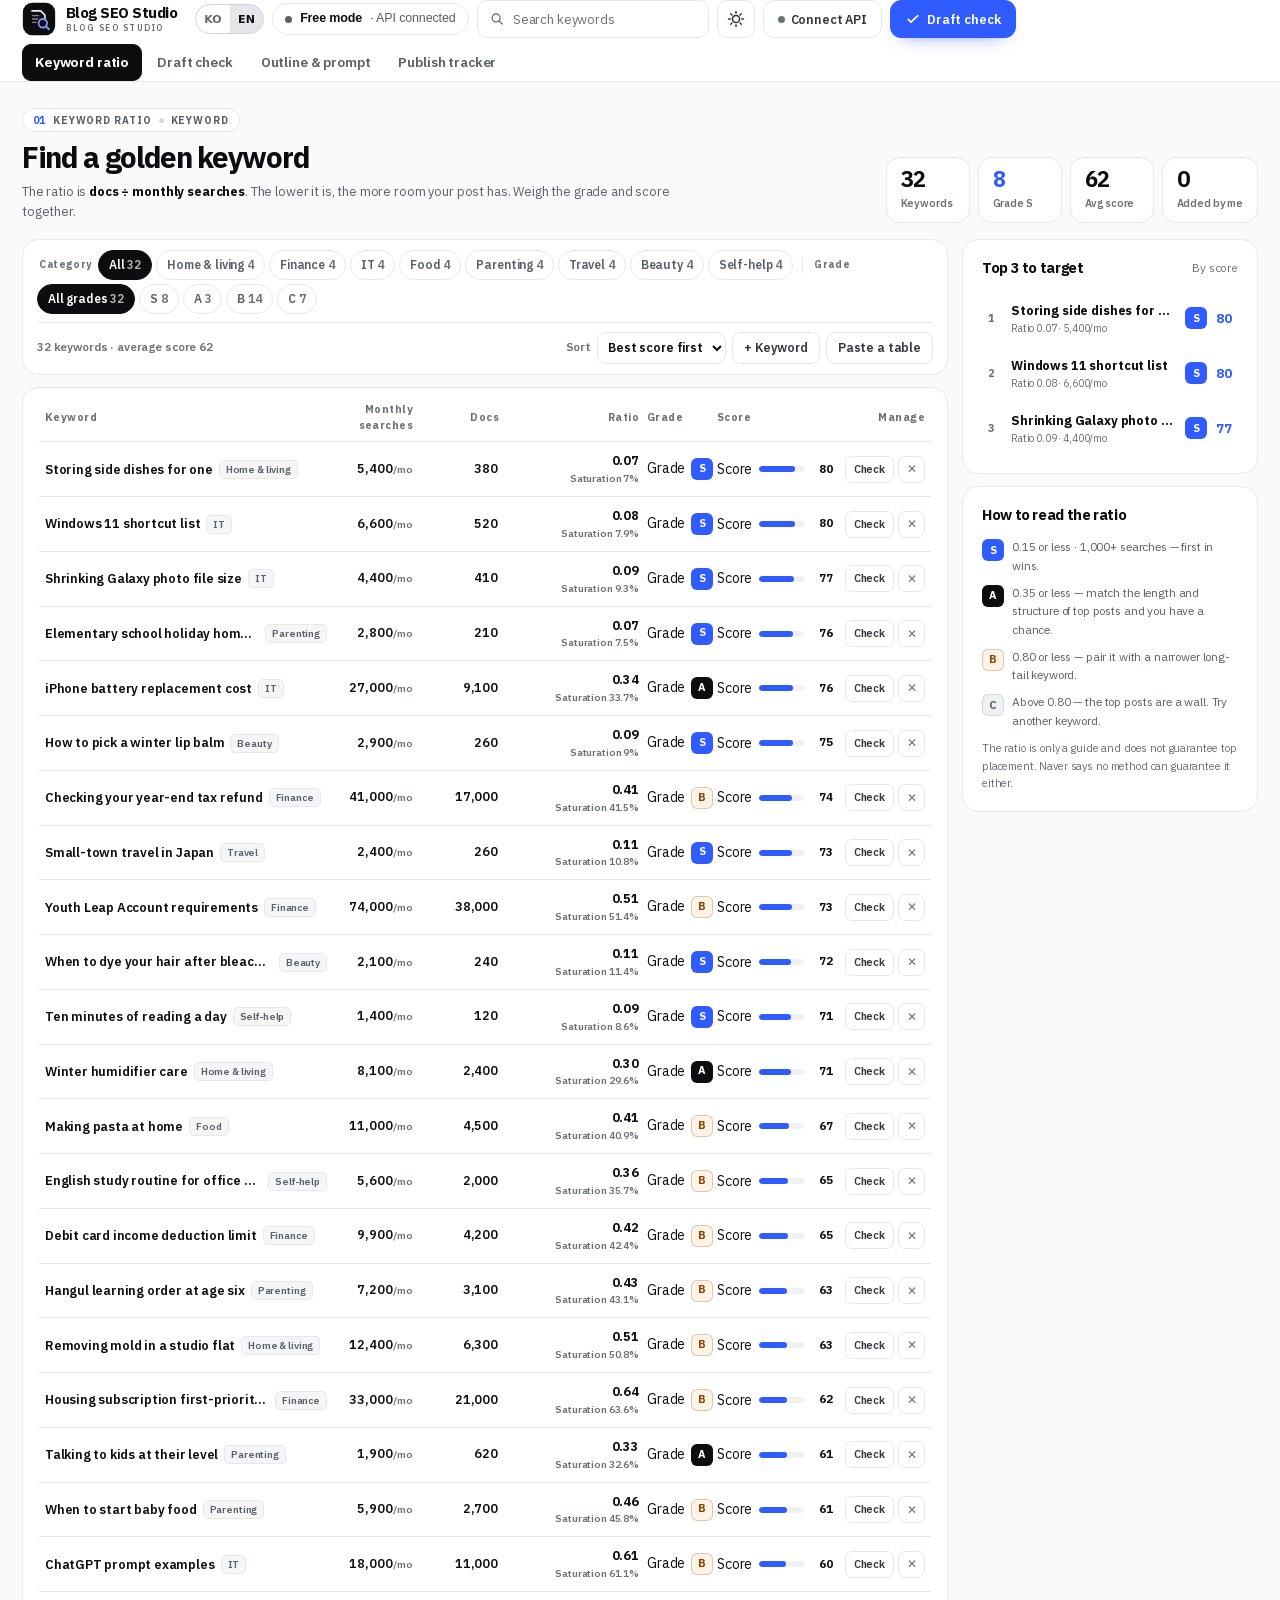
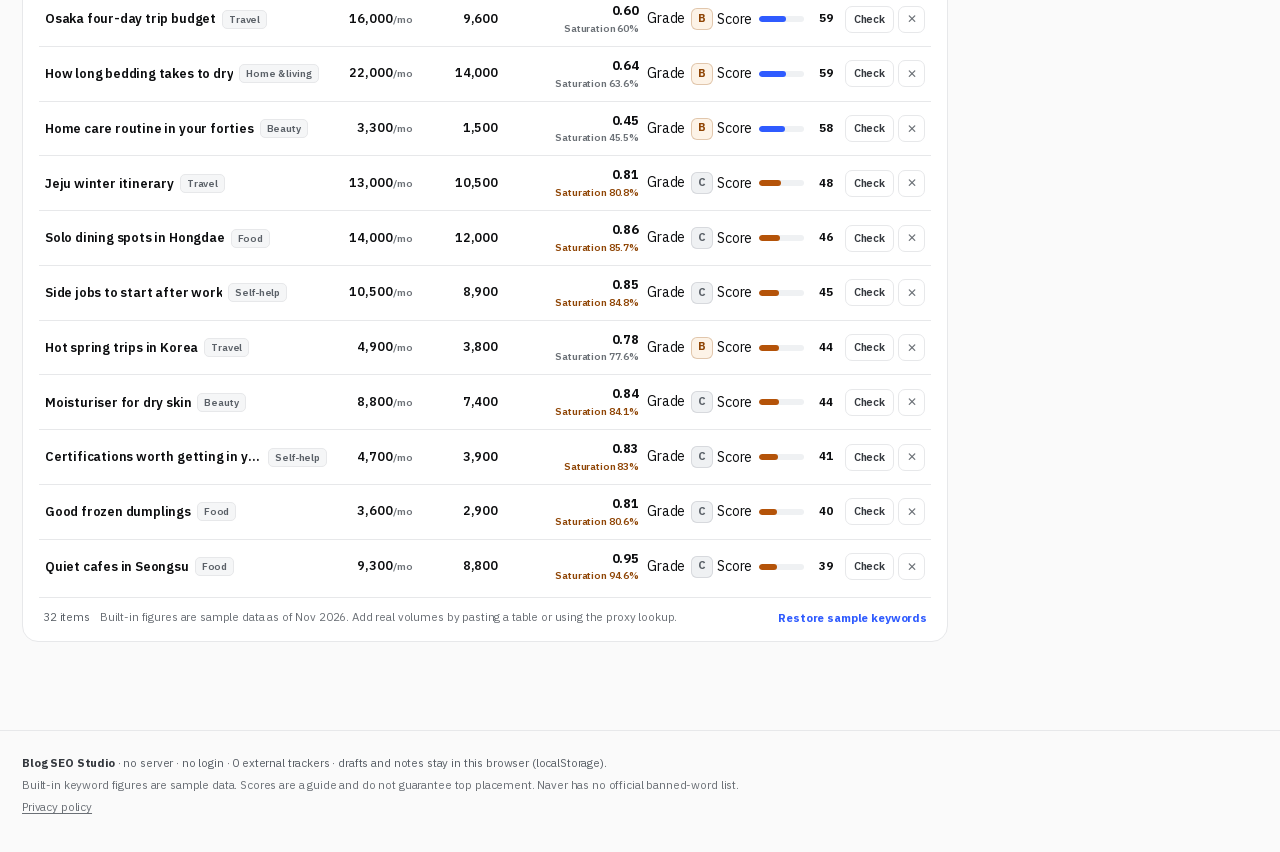
<file: index.html>
<!DOCTYPE html>
<html lang="ko" data-theme="light">
<head>
<meta charset="utf-8" />
<meta name="viewport" content="width=device-width, initial-scale=1, viewport-fit=cover" />
<title>블로그 SEO 스튜디오 — 키워드 황금률 · 원고 진단 · 프롬프트 · 순위 트래커</title>
<meta name="description" content="네이버 블로그 키워드 경쟁률과 황금 등급을 계산하고, 발행 전 원고를 100점으로 진단합니다. 제목·본문·키워드 반복·금지 표현·AI 번역체까지 한 화면에서. 서버 없이 브라우저에만 저장됩니다." />
<meta name="theme-color" content="#ffffff" />
<meta name="color-scheme" content="light dark" />
<link rel="icon" href="favicon.svg" type="image/svg+xml" />
<link rel="stylesheet" href="styles.css" />
<script src="i18n-strings.js"></script>
<script src="engines/i18n.js"></script>

</head>
<body data-tab="keywords">
<a class="skip-link" href="#main">본문으로 바로가기</a>

<header class="topbar">
  <div class="topbar-inner">
    <a class="brand" href="#" data-action="go-keywords" aria-label="블로그 SEO 스튜디오 홈">
      <span class="brand-mark" aria-hidden="true">
        <svg viewBox="0 0 40 40" width="34" height="34">
          <rect x="1" y="1" width="38" height="38" rx="11" fill="#0C0D0F" />
          <path d="M11 10.5h11l5 5v6" fill="none" stroke="#fff" stroke-opacity=".92" stroke-width="1.9" stroke-linejoin="round" />
          <path d="M12.5 16h7M12.5 20h6M12.5 24h4" stroke="#fff" stroke-opacity=".5" stroke-width="1.7" stroke-linecap="round" />
          <circle cx="24.5" cy="25" r="5" fill="none" stroke="#7D97FF" stroke-width="2.1" />
          <path d="M28.2 28.7l3.4 3.4" stroke="#7D97FF" stroke-width="2.4" stroke-linecap="round" />
        </svg>
      </span>
      <span class="brand-text">
        <strong>블로그 SEO 스튜디오</strong>
        <small>BLOG SEO STUDIO</small>
      </span>
    </a>

    <nav class="tabs" role="tablist" aria-label="주요 화면">
      <button class="tab is-active" role="tab" aria-selected="true" data-tab="keywords" aria-controls="view-keywords">키워드 황금률</button>
      <button class="tab" role="tab" aria-selected="false" data-tab="diagnose" aria-controls="view-diagnose">원고 진단<span class="tab-dot" id="diagDot" hidden></span></button>
      <button class="tab" role="tab" aria-selected="false" data-tab="builder" aria-controls="view-builder">구조·프롬프트</button>
      <button class="tab" role="tab" aria-selected="false" data-tab="tracker" aria-controls="view-tracker">발행 트래커<span class="tab-count" id="draftCount" hidden>0</span></button>
    </nav>

    <div class="top-actions">
      <span class="pro-badge-slot" id="proBadge"></span>
      <label class="search" for="searchInput">
        <svg viewBox="0 0 20 20" width="16" height="16" aria-hidden="true"><circle cx="8.5" cy="8.5" r="5.5" fill="none" stroke="currentColor" stroke-width="1.8"/><path d="M12.8 12.8L17 17" stroke="currentColor" stroke-width="1.8" stroke-linecap="round"/></svg>
        <input id="searchInput" type="search" placeholder="키워드 검색" autocomplete="off" spellcheck="false" />
        <button type="button" class="search-clear" data-action="clear-search" aria-label="검색어 지우기" hidden>✕</button>
      </label>
      <button type="button" class="icon-btn" data-action="toggle-theme" aria-label="다크 모드로 전환" title="라이트/다크">
        <svg class="ico-sun" viewBox="0 0 20 20" width="18" height="18" aria-hidden="true"><circle cx="10" cy="10" r="4" fill="none" stroke="currentColor" stroke-width="1.7"/><path d="M10 1.6v2M10 16.4v2M1.6 10h2M16.4 10h2M4.1 4.1l1.4 1.4M14.5 14.5l1.4 1.4M15.9 4.1l-1.4 1.4M5.5 14.5l-1.4 1.4" stroke="currentColor" stroke-width="1.6" stroke-linecap="round"/></svg>
        <svg class="ico-moon" viewBox="0 0 20 20" width="18" height="18" aria-hidden="true"><path d="M16.5 12.4A7 7 0 0 1 7.6 3.5a7 7 0 1 0 8.9 8.9z" fill="none" stroke="currentColor" stroke-width="1.7" stroke-linejoin="round"/></svg>
      </button>
      <button type="button" class="btn btn-ghost api-btn" data-action="open-settings" id="apiButton" title="프록시 API 연결 (선택)">
        <span class="status-dot" id="apiDot" aria-hidden="true"></span>
        <span class="api-full">프록시 연동</span><span class="api-short">API</span>
      </button>
      <button type="button" class="btn btn-primary" data-action="go-diagnose">
        <svg viewBox="0 0 20 20" width="16" height="16" aria-hidden="true"><path d="M4 10.5l3.4 3.4L16 5.8" stroke="currentColor" stroke-width="2.1" fill="none" stroke-linecap="round" stroke-linejoin="round"/></svg>
        원고 진단
      </button>
    </div>
  </div>
</header>

<main id="main" tabindex="-1">

  <!-- ── 1. 키워드 황금률 ─────────────────────────── -->
  <section class="view" id="view-keywords" role="tabpanel" aria-label="키워드 황금률">
    <div class="view-head">
      <div class="view-title">
        <span class="eyebrow"><b>01</b> 키워드 황금률 <i></i> Keyword</span>
        <h1>황금 키워드 찾기</h1>
        <p class="sub">경쟁률은 <b>문서수 ÷ 월 검색수</b>예요. 낮을수록 내 글이 들어갈 자리가 있어요. 등급과 추천도를 함께 보고 고르세요.</p>
      </div>
      <div class="summary" id="kwSummary"></div>
    </div>

    <div class="split">
      <div class="main-col">
        <div class="panel toolbar">
          <div class="chips" id="kwChips" role="group" aria-label="키워드 필터"></div>
          <div class="toolbar-tail">
            <span class="toolbar-note" id="kwVisibleNote"></span>
            <label class="sort" for="kwSort"><span>정렬</span>
              <select id="kwSort">
                <option value="score">추천도 높은 순</option>
                <option value="volume">검색 많은 순</option>
                <option value="docs">문서 적은 순</option>
                <option value="ratio">경쟁률 낮은 순</option>
                <option value="keyword">가나다 순</option>
              </select>
            </label>
            <button type="button" class="btn btn-ghost btn-sm" data-action="open-add-keyword">+ 키워드</button>
            <button type="button" class="btn btn-ghost btn-sm" data-action="open-paste">표 붙여넣기</button>
            <button type="button" class="btn btn-ghost btn-sm" data-action="open-proxy-search" id="proxySearchBtn" hidden>프록시 조회</button>
          </div>
        </div>

        <div class="panel table-panel">
          <div class="kw-table" id="kwTable" role="table" aria-label="키워드 경쟁률 표">
            <div class="kw-row kw-head" role="row">
              <span role="columnheader">키워드</span>
              <span role="columnheader" class="num">월 검색수</span>
              <span role="columnheader" class="num">문서수</span>
              <span role="columnheader" class="num">경쟁률</span>
              <span role="columnheader">등급</span>
              <span role="columnheader">추천도</span>
              <span role="columnheader" class="right">관리</span>
            </div>
            <div id="kwRows"></div>
          </div>
          <div class="empty" id="kwEmpty" hidden>
            <p><strong>조건에 맞는 키워드가 없습니다.</strong></p>
            <p class="muted">필터를 풀거나 키워드를 직접 추가해 보세요.</p>
            <button class="btn btn-ghost" data-action="reset-kw-filters">필터 초기화</button>
          </div>
          <div class="table-foot">
            <span id="kwCount">0개</span>
            <span class="muted" id="kwFootNote">내장 수치는 2026-11 기준 예시 데이터예요. 실제 검색량은 표 붙여넣기·프록시로 넣으세요.</span>
            <button class="link-btn" data-action="reset-demo">예시 키워드 복원</button>
          </div>
        </div>
      </div>

      <aside class="side-col">
        <div class="panel">
          <div class="panel-head"><h2>지금 노려볼 3개</h2><span class="muted">추천도 기준</span></div>
          <div id="kwTop3" class="top3"></div>
        </div>
        <div class="panel legend">
          <div class="panel-head"><h2>경쟁률 읽는 법</h2></div>
          <ul class="tips">
            <li><span class="badge grade s">S</span> 경쟁률 0.15 이하 · 검색 1,000 이상 — 먼저 쓰면 유리해요.</li>
            <li><span class="badge grade a">A</span> 0.35 이하 — 상위 글의 글자수·구성을 맞추면 승산 있어요.</li>
            <li><span class="badge grade b">B</span> 0.80 이하 — 주제를 더 좁힌 롱테일을 함께 노리세요.</li>
            <li><span class="badge grade c">C</span> 0.80 초과 — 상위 글의 벽이 두꺼워요. 다른 키워드가 나아요.</li>
          </ul>
          <p class="foot-note">경쟁률은 참고 지표일 뿐, 상위노출을 보장하지 않아요. 네이버도 보장하는 방법은 없다고 안내합니다.</p>
        </div>
      </aside>
    </div>
  </section>

  <!-- ── 2. 원고 진단 ────────────────────────────── -->
  <section class="view" id="view-diagnose" role="tabpanel" aria-label="실시간 원고 진단" hidden>
    <div class="view-head">
      <div class="view-title">
        <span class="eyebrow"><b>02</b> 원고 진단 <i></i> Diagnose</span>
        <h1>실시간 원고 진단</h1>
        <p class="sub">입력하는 순간 점수가 바뀝니다. 90점 이상이면 발행 준비 완료, 75점은 조금만 다듬으면 돼요.</p>
      </div>
      <div class="view-actions">
        <button class="btn btn-ghost btn-sm" data-action="load-sample" data-sample="good">잘 쓴 예시</button>
        <button class="btn btn-ghost btn-sm" data-action="load-sample" data-sample="ai">AI 티 예시</button>
        <button class="btn btn-ghost btn-sm danger" data-action="clear-diag">비우기</button>
        <button class="btn btn-primary btn-sm" data-action="add-draft-from-diag">발행 목록에 추가</button>
      </div>
    </div>

    <div class="diag-grid">
      <div class="diag-editor">
        <div class="panel editor-panel">
          <div class="field-row">
            <div class="field">
              <label for="diagKeyword">타겟 키워드</label>
              <input id="diagKeyword" type="text" placeholder="예: 겨울 가습기 관리법" autocomplete="off" spellcheck="false" />
            </div>
            <div class="field grow">
              <label for="diagTitle">제목 <span class="field-hint" id="titleHint">0자 · 권장 28~42자</span></label>
              <input id="diagTitle" type="text" placeholder="제목 앞 20자 안에 키워드를 넣어 보세요" autocomplete="off" spellcheck="false" />
            </div>
          </div>
          <div class="field">
            <label for="diagBody">본문 <span class="field-hint" id="bodyHint">공백 제외 0자</span></label>
            <textarea id="diagBody" rows="18" placeholder="원고를 붙여넣으면 바로 진단합니다.&#10;&#10;## 소제목을 쓰면 구조 점수가 올라가요." spellcheck="false"></textarea>
          </div>
          <div class="counters" id="diagCounters">
            <span><b>0</b>자 공백 포함</span>
            <span><b>0</b>자 공백 제외</span>
            <span>문단 <b>0</b></span>
            <span>키워드 <b>0</b>회</span>
            <span>소제목 <b>0</b></span>
            <span>표 <b>없음</b></span>
          </div>
          <p class="save-note" id="diagSaveNote">작성 중인 원고는 이 브라우저에 자동 저장됩니다.</p>
        </div>

        <div class="panel hits-panel">
          <div class="panel-head">
            <h2>표현 점검</h2>
            <span class="legend-inline">
              <i class="dot ai"></i> AI 번역체
              <i class="dot banned"></i> 위험 표현
              <i class="dot link"></i> 링크·연락처
            </span>
          </div>
          <div class="highlight-box" id="highlightBox"><p class="muted">본문을 입력하면 위험 표현과 AI 번역체를 표시해 드려요.</p></div>
          <div class="hits-cols">
            <div>
              <h3 class="mini-title">위험 표현 <em id="bannedCount">0</em></h3>
              <div id="bannedList" class="hit-list"></div>
            </div>
            <div>
              <h3 class="mini-title">AI 번역체 <em id="aiCount">0</em></h3>
              <div id="aiList" class="hit-list"></div>
            </div>
          </div>
          <p class="foot-note">네이버가 공식 공개한 '금지어 목록'은 없습니다. 이 검사는 법령·정책상 위험한 표현과 품질을 떨어뜨리는 패턴을 잡는 참고 도구예요.</p>
        </div>
      </div>

      <aside class="diag-side">
        <div class="panel score-panel">
          <div class="score-head">
            <div class="ring" id="scoreRing" style="--p:0">
              <div class="ring-in">
                <b id="scoreTotal">0</b>
                <span>/ 100</span>
              </div>
            </div>
            <div class="score-meta">
              <span class="badge grade c" id="scoreGrade">C</span>
              <strong id="scoreLabel">발행 전 손보세요</strong>
              <span class="muted" id="scoreSub">키워드와 본문을 입력하세요</span>
            </div>
          </div>
          <div class="parts" id="scoreParts"></div>
        </div>

        <div class="panel issues-panel">
          <div class="panel-head"><h2>진단 항목</h2><span class="muted" id="issueCount">0</span></div>
          <div id="issueList" class="issue-list"></div>
        </div>

        <div class="panel fixes-panel">
          <div class="panel-head"><h2>이렇게 고치면 올라가요</h2></div>
          <ol class="fix-list" id="fixList"></ol>
        </div>
      </aside>
    </div>

    <div class="psych-grid" id="psychGrid">
      <div class="panel psych-panel">
        <div class="panel-head">
          <h2>마케팅 심리학 8대 트리거</h2>
          <span class="muted">클릭 · 체류 · 전환</span>
        </div>
        <div class="psych-top">
          <div class="psych-total">
            <b id="psychTotal">0</b>
            <span class="badge grade c" id="psychGrade">—</span>
            <em id="psychLabel">제목과 본문을 입력하세요</em>
          </div>
          <div class="psych-groups" id="psychGroupChips"></div>
        </div>
        <div class="trig-list" id="psychTriggers"></div>
        <div class="psych-gaps" id="psychGaps"></div>
        <p class="foot-note">블로그 글은 구매 페이지가 아니라 희소성·구매 CTA가 낮은 게 정상이에요. 그래서 클릭(제목)과 체류(본문)를 먼저 봅니다. 점수는 참고 지표입니다.</p>
      </div>

      <div class="panel wordfix-panel">
        <div class="panel-head">
          <h2>추상어 · 공급자어 교정</h2>
          <span class="muted" id="wordFixScore">감점 0</span>
        </div>
        <div class="wordfix-body" id="wordFixBody"></div>
        <div class="wordfix-foot">
          <button type="button" class="btn btn-primary btn-sm" data-action="apply-wordfix">안전 치환 적용</button>
          <span class="muted" id="wordFixNote">사실을 새로 만드는 치환은 하지 않아요.</span>
        </div>
      </div>
    </div>
  </section>

  <!-- ── 3. 구조·프롬프트 ────────────────────────── -->
  <section class="view" id="view-builder" role="tabpanel" aria-label="상위노출 원고 구조와 프롬프트" hidden>
    <div class="view-head">
      <div class="view-title">
        <span class="eyebrow"><b>03</b> 구조·프롬프트 <i></i> Outline</span>
        <h1>상위노출 원고 구조</h1>
        <p class="sub">주제만 넣으면 도입부 4종(PAS·BAB·AIDA·4U)과 H2 5단 아웃라인·체크리스트·비교표·태그·프롬프트가 한 번에 나옵니다. 그대로 복사해 쓰세요.</p>
      </div>
      <div class="view-actions">
        <button class="btn btn-ghost btn-sm" data-action="copy-outline">아웃라인 복사</button>
        <button class="btn btn-ghost btn-sm" data-action="send-to-diag">진단으로 보내기</button>
      </div>
    </div>

    <div class="builder-grid">
      <aside class="panel builder-form">
        <div class="panel-head"><h2>글 설정</h2><span class="muted">입력하면 바로 생성</span></div>
        <div class="field">
          <label for="bTopic">주제</label>
          <input id="bTopic" type="text" placeholder="예: 겨울 가습기 청소" autocomplete="off" />
        </div>
        <div class="field">
          <label for="bKeyword">타겟 키워드</label>
          <input id="bKeyword" type="text" placeholder="예: 겨울 가습기 관리법" autocomplete="off" />
        </div>
        <div class="field">
          <label for="bAudience">독자층</label>
          <input id="bAudience" type="text" placeholder="예: 원룸 사는 20대" autocomplete="off" />
        </div>
        <div class="field">
          <span class="field-label">톤</span>
          <div class="seg" id="toneSeg" role="group" aria-label="톤 선택"></div>
        </div>
        <div class="field">
          <label for="bGoal">목표 글자수</label>
          <select id="bGoal">
            <option value="1500">1,500자 (짧게)</option>
            <option value="2000" selected>2,000자 (표준)</option>
            <option value="2500">2,500자 (충실)</option>
            <option value="3000">3,000자 (대형)</option>
          </select>
        </div>
        <div class="field">
          <span class="field-label">포함할 것</span>
          <div class="checks" id="includeChecks"></div>
        </div>
        <div class="builder-actions">
          <button type="button" class="btn btn-primary" data-action="copy-prompt">프롬프트 복사</button>
          <button type="button" class="btn btn-ghost" data-action="copy-outline">아웃라인 복사</button>
        </div>

        <div class="pro-box" id="proBox">
          <button type="button" class="btn pro-btn" data-action="pro-generate" data-pro-action>
            <span class="pro-spark" aria-hidden="true">✨</span><span class="pro-label">Pro AI로 완성 원고 생성</span>
          </button>
          <p class="pro-state" id="proState" data-pro-state
             data-pro-free="무료 모드 · 지금 만든 뼈대와 프롬프트는 그대로 씁니다. Pro를 연결하면 완성 원고가 바로 들어옵니다."
             data-pro-pro="Pro 연결됨 · 주제·키워드·메모로 완성 원고를 쓰고 원고 진단까지 바로 돌립니다.">무료 모드 · 지금 만든 뼈대와 프롬프트는 그대로 씁니다. Pro를 연결하면 완성 원고가 바로 들어옵니다.</p>
          <button type="button" class="btn btn-ghost btn-sm" id="proConnect">Pro 연결 / 관리</button>
        </div>
        <p class="foot-note">프롬프트를 만든 뒤 아래 <b>내 구독 AI로 바로 보내기</b>에서 ChatGPT·Claude·Gemini 창을 한 번에 열 수 있어요. 로그인은 각 서비스에서 직접 합니다.</p>
      </aside>

      <div class="builder-out">
        <div class="panel pro-panel" id="proResult" hidden>
          <div class="panel-head"><h2>Pro 완성 원고</h2><span class="muted" id="proMeta"></span></div>
          <p class="pro-title" id="proTitle"></p>
          <p class="pro-sub" id="proSub"></p>
          <div class="pro-actions">
            <button type="button" class="btn btn-primary btn-sm" data-action="go-diagnose">진단 탭에서 보기</button>
            <button type="button" class="btn btn-ghost btn-sm" data-action="pro-copy-body">본문 복사</button>
          </div>
        </div>

        <div class="panel" id="titlePanel">
          <div class="panel-head"><h2>제목 후보 5개</h2><span class="muted">28~42자가 이상적</span></div>
          <div id="titleCandidates" class="title-list"></div>
        </div>

        <div class="panel" id="introPanel">
          <div class="panel-head">
            <h2>도입부 4종 — PAS · BAB · AIDA · 4U</h2>
            <span class="muted" id="introPsych"></span>
          </div>
          <div class="intro-controls">
            <div class="seg" id="fwSeg" role="group" aria-label="도입부 프레임워크"></div>
            <div class="intro-inputs">
              <label class="mini-field"><span>독자의 문제</span>
                <input id="iProblem" type="text" placeholder="예: 물때와 냄새 때문에 스트레스" autocomplete="off" /></label>
              <label class="mini-field"><span>얻는 결과</span>
                <input id="iOutcome" type="text" placeholder="예: 주 1회 20분이면 끝" autocomplete="off" /></label>
              <label class="mini-field"><span>근거·수치</span>
                <input id="iProof" type="text" placeholder="예: 3년 사용, 기기 2대" autocomplete="off" /></label>
            </div>
          </div>
          <div class="intro-out" id="introOut"></div>
          <div class="prompt-actions">
            <button type="button" class="btn btn-ghost btn-sm" data-action="copy-intro">도입부 복사</button>
            <button type="button" class="btn btn-primary btn-sm" data-action="intro-to-diag">이 도입부로 진단 시작</button>
            <span class="muted" id="introNote"></span>
          </div>
        </div>

        <div class="panel" id="outlinePanel">
          <div class="panel-head"><h2>H2 5단 아웃라인</h2><span class="muted" id="outlineGoal">2,000자 기준</span></div>
          <div id="outlineList" class="outline-list"></div>
        </div>

        <div class="panel" id="kitPanel">
          <div class="panel-head"><h2>체크리스트 · 비교표 뼈대</h2></div>
          <div class="kit-grid">
            <div>
              <h3 class="mini-title">발행 전 체크리스트</h3>
              <ul class="check-list" id="builderChecklist"></ul>
            </div>
            <div>
              <h3 class="mini-title">비교표 뼈대</h3>
              <div class="table-scroll">
                <table class="mini-table" id="builderTable"></table>
              </div>
            </div>
          </div>
        </div>

        <div class="panel" id="extrasPanel">
          <div class="panel-head"><h2>댓글 질문 · 태그</h2><button class="link-btn" data-action="copy-tags">태그 복사</button></div>
          <div class="kit-grid">
            <div>
              <h3 class="mini-title">댓글 유도 질문</h3>
              <ul class="question-list" id="builderQuestions"></ul>
            </div>
            <div>
              <h3 class="mini-title">추천 태그 10개</h3>
              <div class="tag-cloud" id="builderTags"></div>
            </div>
          </div>
        </div>

        <div class="panel prompt-panel">
          <div class="panel-head"><h2>내 구독 AI로 바로 보내기</h2><span class="muted" id="promptLength"></span></div>
          <pre id="promptBox" class="prompt-box"></pre>
          <div class="prompt-actions">
            <button type="button" class="btn btn-primary btn-sm" data-action="copy-prompt">프롬프트 복사</button>
            <span class="muted">아래 버튼은 복사 + 새 창까지 한 번에 해요.</span>
          </div>
          <div class="bridge-btns" id="bridgeBtns"></div>
          <p class="bridge-note" id="bridgeNote">ChatGPT·Claude는 입력창에 프롬프트가 채워집니다. 비어 있으면 열린 창에서 Ctrl+V로 붙여넣으세요. (로그인 전이면 로그인 후 붙여넣기)</p>
        </div>

        <div class="panel" id="aiDraftPanel">
          <div class="panel-head"><h2>AI가 준 원고 → 90점 검수</h2><span class="muted">제목·본문·태그 자동 분리</span></div>
          <textarea id="aiDraftInput" class="input" rows="8" placeholder="ChatGPT·Claude·Gemini가 쓴 답변을 통째로 붙여넣으세요.&#10;첫 줄은 제목, 그 아래는 본문으로 알아서 나눕니다." spellcheck="false"></textarea>
          <div class="ai-draft-meta" id="aiDraftMeta">붙여넣으면 제목·본문·태그를 나눠서 미리 점수를 계산해요.</div>
          <div class="prompt-actions">
            <button type="button" class="btn btn-primary btn-sm" data-action="ai-draft-to-diag">진단 탭에서 열기</button>
            <button type="button" class="btn btn-ghost btn-sm" data-action="clear-ai-draft">비우기</button>
          </div>
          <details class="gemini-box">
            <summary>무료 Gemini API 키로 여기서 바로 생성 (선택)</summary>
            <div class="free-taste" id="freeTaste">
              <div class="free-taste-head">
                <strong>키 없이 바로 받아 보기</strong>
                <span class="muted" id="freeStatus">하루 5회 무료</span>
              </div>
              <div class="prompt-actions">
                <button type="button" class="btn btn-primary btn-sm" data-action="free-generate">무료로 먼저 받아 보기</button>
                <span class="muted" id="freeRemain"></span>
              </div>
              <div class="free-limit" id="freeLimitCard" hidden></div>
              <p class="form-note">무료 체험은 외부 AI 제공자로 전송됩니다. 민감한 내용은 넣지 마세요. 하루 한도가 끝나면 내 Gemini 키나 구독 AI 브리지로 이어서 쓸 수 있어요.</p>
            </div>
            <p class="form-note">키가 없어도 위의 세 버튼으로 충분해요. 키를 넣으면 새 창 없이 이 화면에서 원고를 받습니다. 키는 이 브라우저에만 저장되고 Google 주소로만 전송됩니다.</p>
            <div class="field-row">
              <div class="field grow"><label for="geminiKey">Gemini API 키</label>
                <input id="geminiKey" type="password" placeholder="AIza…" autocomplete="off" spellcheck="false" /></div>
              <div class="field"><label for="geminiModel">모델</label>
                <input id="geminiModel" type="text" list="geminiModels" placeholder="gemini-3.5-flash-lite" autocomplete="off" spellcheck="false" />
                <datalist id="geminiModels"></datalist></div>
            </div>
            <div class="prompt-actions">
              <button type="button" class="btn btn-primary btn-sm" data-action="gemini-generate">Gemini로 원고 생성</button>
              <button type="button" class="btn btn-ghost btn-sm" data-action="save-gemini">키 저장</button>
              <span class="muted" id="geminiStatus"></span>
            </div>
            <p class="form-note">무료 티어는 프로젝트·모델에 따라 한도가 다를 수 있어요. 오류가 나면 모델명을 바꿔 보세요.</p>
          </details>
        </div>
      </div>
    </div>
  </section>

  <!-- ── 4. 발행 트래커 ──────────────────────────── -->
  <section class="view" id="view-tracker" role="tabpanel" aria-label="발행·순위 트래커" hidden>
    <div class="view-head">
      <div class="view-title">
        <span class="eyebrow"><b>04</b> 발행 트래커 <i></i> Tracker</span>
        <h1>발행 · 순위 트래커</h1>
        <p class="sub">발행한 글의 키워드·점수·노출 상태를 한 곳에. 자동 순위 측정은 하지 않고, 직접 확인한 상태를 기록합니다.</p>
      </div>
      <div class="summary" id="draftSummary"></div>
    </div>

    <div class="panel toolbar">
      <div class="chips" id="draftChips" role="group" aria-label="상태 필터"></div>
      <div class="toolbar-tail">
        <span class="toolbar-note" id="draftVisibleNote"></span>
        <label class="sort" for="draftSort"><span>정렬</span>
          <select id="draftSort">
            <option value="date">최신 발행일</option>
            <option value="score">점수 높은 순</option>
            <option value="title">제목 가나다</option>
          </select>
        </label>
        <button class="btn btn-ghost btn-sm" data-action="open-add-draft">+ 글 추가</button>
        <button class="btn btn-ghost btn-sm" data-action="export-csv">CSV</button>
        <button class="btn btn-ghost btn-sm" data-action="export-json">JSON</button>
        <button class="btn btn-ghost btn-sm" data-action="import-json">가져오기</button>
      </div>
    </div>

    <div class="panel table-panel">
      <div class="draft-table" id="draftTable">
        <div class="draft-row draft-head">
          <span>상태</span><span>제목 / 키워드</span><span>발행일</span><span>점수</span><span>메모</span><span class="right">관리</span>
        </div>
        <div id="draftRows"></div>
      </div>
      <div class="empty" id="draftEmpty">
        <p><strong>아직 기록한 글이 없습니다.</strong></p>
        <p class="muted">진단 탭에서 점수를 확인한 뒤 '발행 목록에 추가'를 누르면 여기로 들어옵니다.</p>
        <button class="btn btn-ghost" data-action="open-add-draft">첫 글 추가</button>
      </div>
    </div>
    <input type="file" id="importFile" accept=".json,application/json" hidden />
  </section>
</main>

<footer class="footer">
  <div class="footer-inner">
    <p><strong>블로그 SEO 스튜디오</strong> · 서버 없음 · 로그인 없음 · 외부 트래커 0건 · 원고와 메모는 이 브라우저(localStorage)에만 저장됩니다.</p>
    <p class="muted">내장 키워드 수치는 예시 데이터입니다. 점수는 참고 지표이며 상위노출을 보장하지 않습니다. 네이버 공식 금지어 목록은 존재하지 않습니다.</p>
    <p class="muted"><a href="privacy.html">개인정보 처리방침</a></p>
  </div>
</footer>

<div class="modal-root" id="modalRoot" hidden></div>
<div class="toast-root" id="toastRoot" aria-live="polite"></div>

<script src="engines/pro-api-connector.js"></script>
<script src="engines/pro-studio.js"></script>
<script src="engines/copy-psych-engine.js"></script>
<script src="engines/ai-bridge.js"></script>
<script src="engines/es-hangul.js"></script>
<script src="engines/korean-text.js"></script>
<script src="engines/free-ai-client.js"></script>
<script src="core.js"></script>
<script src="data.js"></script>
<script src="app.js"></script>
</body>
</html>
</file>
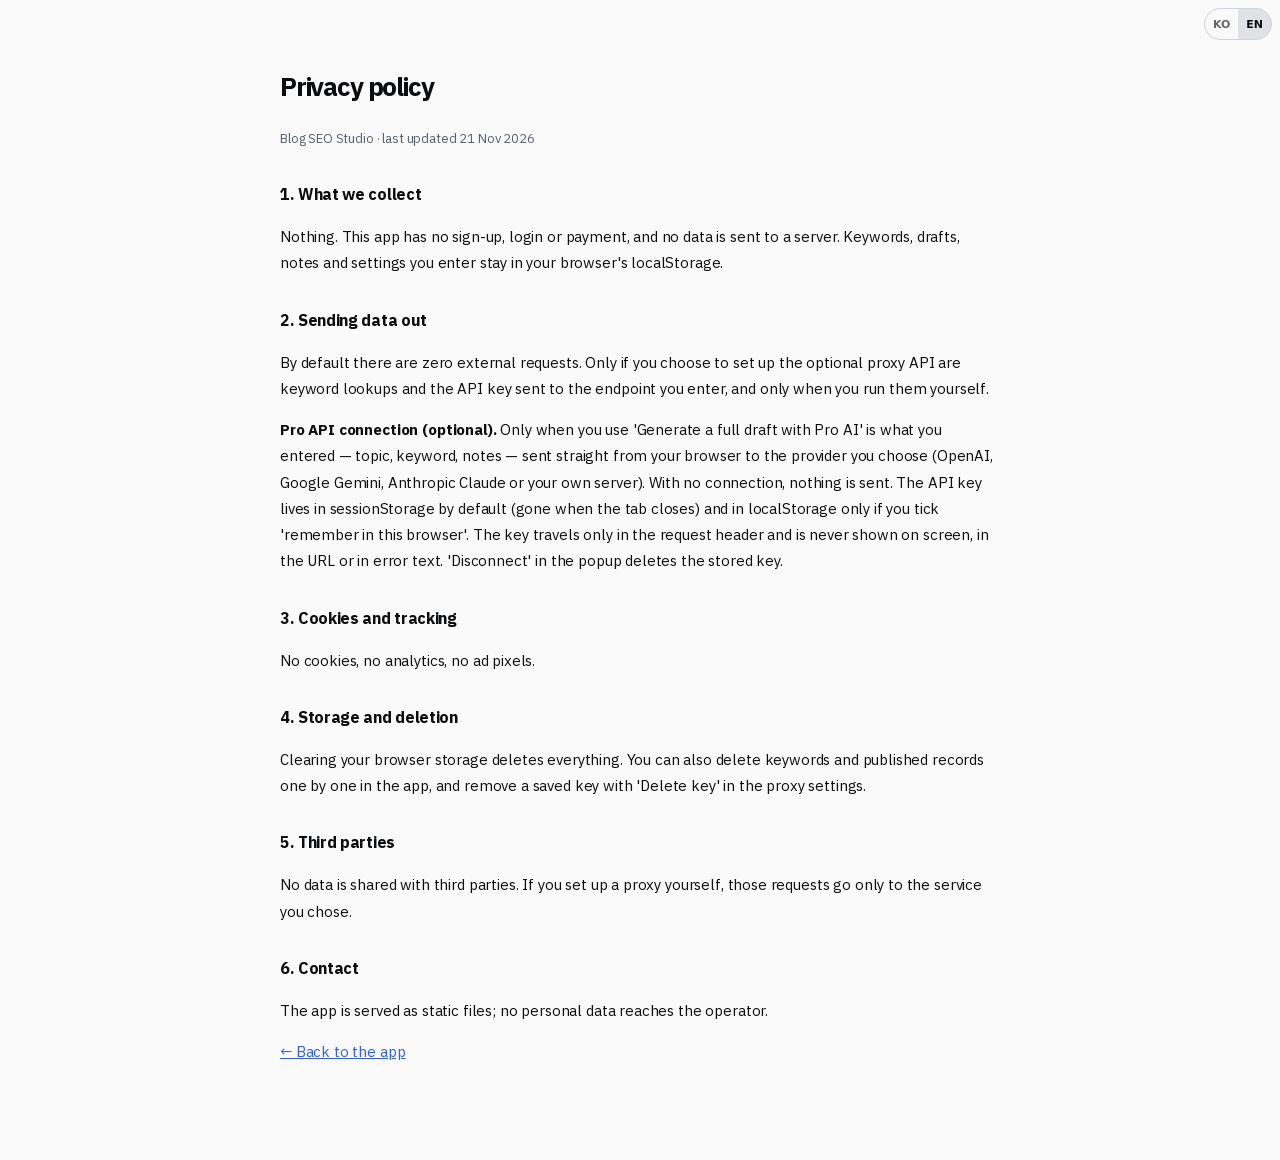
<file: privacy.html>
<!DOCTYPE html>
<html lang="ko">
<head>
<meta charset="utf-8" />
<meta name="viewport" content="width=device-width, initial-scale=1" />
<link rel="icon" href="favicon.svg" />
<script src="i18n-strings.js"></script>
<script src="engines/i18n.js"></script>
<title>개인정보 처리 방침 — 블로그 SEO 스튜디오</title>
<style>
  @font-face { font-family: 'PlexKR'; src: url('assets/fonts/plexkr-Regular.woff2') format('woff2'); font-weight: 400; font-display: swap; }
  @font-face { font-family: 'PlexKR'; src: url('assets/fonts/plexkr-Bold.woff2') format('woff2'); font-weight: 700 900; font-display: swap; }
  :root { color-scheme: light dark; }
  body { max-width: 720px; margin: 0 auto; padding: 48px 20px 80px; font-family: 'PlexKR', -apple-system, BlinkMacSystemFont, 'Apple SD Gothic Neo', 'Malgun Gothic', sans-serif; font-size: 15px; line-height: 1.75; letter-spacing: -.01em; color: #0C0D0F; background: #FAFAFA; }
  @media (prefers-color-scheme: dark) { body { color: #F4F5F7; background: #0A0B0D; } a { color: #7D97FF; } .muted { color: #A2A8B2; } }
  h1 { font-size: 26px; font-weight: 800; letter-spacing: -.045em; }
  h2 { font-size: 16px; font-weight: 700; letter-spacing: -.02em; margin-top: 30px; }
  p, li { color: inherit; }
  .muted { opacity: 1; color: #5A6067; font-size: 13px; }
  a { color: #2F5BFF; }
  hr { border: 0; border-top: 1px solid #E7E8EA; margin: 32px 0; }
  @media (prefers-color-scheme: dark) { hr { border-top-color: #26282E; } }
</style>
</head>
<body>
<h1>개인정보 처리 방침</h1>
<p class="muted">블로그 SEO 스튜디오 · 최종 갱신 2026-11-21</p>

<h2>1. 수집하는 개인정보</h2>
<p>없습니다. 이 앱은 회원가입·로그인·결제가 없고, 서버로 전송되는 데이터가 없습니다. 입력한 키워드, 원고, 메모, 설정은 모두 사용자의 브라우저 localStorage에만 저장됩니다.</p>

<h2>2. 외부 전송</h2>
<p>기본 상태에서는 외부 요청이 0건입니다. 사용자가 선택적으로 '프록시 API'를 설정한 경우에만, 입력한 엔드포인트 주소로 키워드 조회 요청과 API 키가 전송됩니다. 이 전송은 사용자가 직접 설정하고 실행한 경우에만 일어납니다.</p>
<p><strong>Pro API 연결(선택).</strong> 'Pro AI로 완성 원고 생성'을 쓸 때만, 주제·키워드·메모 등 입력한 내용이 사용자가 고른 제공자(OpenAI·Google Gemini·Anthropic Claude 또는 직접 입력한 자체 서버)로 브라우저에서 직접 전송됩니다. 연결하지 않으면 전송은 없습니다. API 키는 기본적으로 sessionStorage(탭을 닫으면 삭제)에만 두고, '이 브라우저에 기억'을 켰을 때만 localStorage에 남습니다. 키는 요청 헤더로만 나가며 화면·주소·오류 문구에 남기지 않습니다. 팝업의 '연결 해제'를 누르면 저장된 키가 지워집니다.</p>

<h2>3. 쿠키·추적</h2>
<p>쿠키를 쓰지 않고, 분석 도구·광고 픽셀을 넣지 않습니다.</p>

<h2>4. 보관과 삭제</h2>
<p>모든 데이터는 브라우저 저장소를 지우면 함께 삭제됩니다. 앱 안에서 키워드·발행 기록을 개별 삭제할 수 있고, 프록시 설정의 '키 삭제'로 저장된 키를 지울 수 있습니다.</p>

<h2>5. 제3자 제공</h2>
<p>제3자에게 제공하는 데이터가 없습니다. 프록시를 직접 설정한 경우, 해당 요청은 사용자가 고른 서비스로만 갑니다.</p>

<h2>6. 문의</h2>
<p>이 앱은 정적 파일로 배포되며, 운영자에게 개인정보가 전달되지 않습니다.</p>

<p><a href="./">← 앱으로 돌아가기</a></p>
</body>
</html>
</file>
<file: styles.css>
/* ============================================================
   블로그 SEO 스튜디오 · styles.css
   디자인 시스템 A — Crisp Bento SaaS (화이트 벤토 · 코발트 1색)
   순백 surface / 1px 보더 / 16px 라운드 / 산세리프 800 헤드라인.
   구조·클래스 이름은 그대로 두고 스킨만 교체했다(기능 100% 유지).
   ============================================================ */

@font-face {
  font-family: 'PlexKR';
  src: url('assets/fonts/plexkr-Regular.woff2') format('woff2');
  font-weight: 400; font-style: normal; font-display: swap;
}
@font-face {
  font-family: 'PlexKR';
  src: url('assets/fonts/plexkr-SemiBold.woff2') format('woff2');
  font-weight: 500 600; font-style: normal; font-display: swap;
}
@font-face {
  font-family: 'PlexKR';
  src: url('assets/fonts/plexkr-Bold.woff2') format('woff2');
  font-weight: 700 900; font-style: normal; font-display: swap;
}

:root {
  --font: 'PlexKR', -apple-system, BlinkMacSystemFont, 'Segoe UI', 'Apple SD Gothic Neo', 'Malgun Gothic', sans-serif;
  --mono: ui-monospace, SFMono-Regular, Menlo, Consolas, monospace;

  /* A안 토큰 — 순백 surface, 옅은 회색 바탕, 1px 라인 */
  --bg: #FAFAFA;
  --surface: #FFFFFF;
  --surface-2: #F5F6F7;
  --surface-3: #EFF1F3;
  --line: #E7E8EA;
  --line-strong: #D7D9DD;
  --ink: #0C0D0F;
  --ink-2: #33373D;
  --ink-3: #5A6067;
  --ink-4: #6B7076;
  --muted: #5A6067;

  /* 단일 액센트 — 코발트 */
  --brand: #2F5BFF;
  --brand-2: #5B7BFF;
  --brand-soft: #EEF2FF;
  --accent: #2F5BFF;
  --accent-soft: #EEF2FF;

  /* 상태색 — 성공/경고/위험만 (액센트와 역할 분리) */
  --ok: #0B7A55;
  --ok-dot: #0E9F6E;
  --ok-soft: #E9F9F1;
  --amber: #8F4505;
  --amber-dot: #B45309;
  --amber-soft: #FDF3E7;
  --danger: #C0281C;
  --danger-soft: #FDF0EE;
  --info: #2F5BFF;

  /* 다크 잉크 타일 (점수 카드) */
  --card-ink: #0C0D0F;
  --card-ink-text: #FFFFFF;
  --card-ink-sub: #B9BEC6;
  --card-ink-label: #9AA0A6;
  --card-ink-line: rgba(255, 255, 255, .12);
  --card-ink-track: rgba(255, 255, 255, .14);
  --card-ink-ring: #7D97FF;

  --topbar-bg: rgba(255, 255, 255, .86);
  --shadow-hover: 0 12px 28px -20px rgba(12, 13, 15, .35);
  --shadow-modal: 0 30px 80px -30px rgba(12, 13, 15, .45);
  --ring: 0 0 0 3px rgba(47, 91, 255, .16);

  --r-sm: 10px;
  --r-md: 12px;
  --r-lg: 16px;
  --r-xl: 20px;
  --maxw: 1500px;
  --topbar-h: 66px;
}

[data-theme="dark"] {
  --bg: #0A0B0D;
  --surface: #121317;
  --surface-2: #181A1F;
  --surface-3: #20232A;
  --line: #26282E;
  --line-strong: #32353C;
  --ink: #F4F5F7;
  --ink-2: #C9CDD4;
  --ink-3: #A2A8B2;
  --ink-4: #8C929C;
  --muted: #A2A8B2;

  --brand: #7D97FF;
  --brand-2: #9DB0FF;
  --brand-soft: rgba(47, 91, 255, .18);
  --accent: #7D97FF;
  --accent-soft: rgba(47, 91, 255, .18);

  --ok: #4ADEA6;
  --ok-dot: #34D399;
  --ok-soft: rgba(14, 159, 110, .16);
  --amber: #F5B759;
  --amber-dot: #FBBF24;
  --amber-soft: rgba(180, 83, 9, .2);
  --danger: #FF8A7A;
  --danger-soft: rgba(192, 40, 28, .18);
  --info: #7D97FF;

  --card-ink: #171A1F;
  --card-ink-text: #F7F8FA;
  --card-ink-sub: #A9AFB9;
  --card-ink-label: #8F959F;
  --card-ink-line: rgba(255, 255, 255, .10);
  --card-ink-track: rgba(255, 255, 255, .12);
  --card-ink-ring: #8DA4FF;

  --topbar-bg: rgba(10, 11, 13, .82);
  --shadow-hover: 0 12px 28px -20px rgba(0, 0, 0, .8);
  --shadow-modal: 0 40px 100px -40px #000;
  --ring: 0 0 0 3px rgba(125, 151, 255, .22);
}

* { box-sizing: border-box; }
[hidden] { display: none !important; }
html { -webkit-text-size-adjust: 100%; }
body {
  margin: 0;
  font-family: var(--font);
  background: var(--bg);
  color: var(--ink);
  font-size: 14px;
  line-height: 1.5;
  letter-spacing: -.01em;
  -webkit-font-smoothing: antialiased;
  text-rendering: optimizeLegibility;
}
h1, h2, h3, h4 { margin: 0; font-weight: 700; letter-spacing: -.02em; }
p { margin: 0; }
a { color: inherit; text-decoration: none; }
button, input, textarea, select { font-family: inherit; letter-spacing: inherit; }
::selection { background: rgba(47, 91, 255, .18); }

.sr-only {
  position: absolute; width: 1px; height: 1px; padding: 0; margin: -1px;
  overflow: hidden; clip: rect(0 0 0 0); white-space: nowrap; border: 0;
}
.skip-link {
  position: fixed; left: 12px; top: -60px; z-index: 200;
  background: var(--ink); color: var(--surface); padding: 10px 14px; border-radius: 10px;
  transition: top .15s ease;
}
.skip-link:focus { top: 12px; }
:focus-visible { outline: 2px solid var(--brand); outline-offset: 2px; border-radius: 6px; }
.muted { color: var(--ink-4); }

/* ── top bar ─────────────────────────────────────── */
.topbar {
  position: sticky; top: 0; z-index: 40;
  background: var(--topbar-bg);
  backdrop-filter: blur(14px) saturate(1.2);
  -webkit-backdrop-filter: blur(14px) saturate(1.2);
  border-bottom: 1px solid var(--line);
}
.topbar-inner {
  max-width: var(--maxw); margin: 0 auto; padding: 0 22px;
  display: flex; align-items: center; gap: 18px; min-height: var(--topbar-h);
}
.brand { display: flex; align-items: center; gap: 10px; flex: none; }
.brand-mark { display: flex; }
[data-theme="dark"] .brand-mark svg > rect { stroke: rgba(255, 255, 255, .28); stroke-width: 1.4; }
.brand-text { display: flex; flex-direction: column; line-height: 1.1; }
.brand-text strong { font-size: 15px; font-weight: 800; letter-spacing: -.035em; }
.brand-text small { font-size: 8.5px; letter-spacing: .18em; color: var(--ink-4); font-weight: 600; margin-top: 3px; }

.tabs {
  display: flex; gap: 2px; flex: 1 1 auto; min-width: 0; overflow-x: auto; scrollbar-width: none;
  mask-image: linear-gradient(90deg, #000 0, #000 96%, transparent 100%);
  -webkit-mask-image: linear-gradient(90deg, #000 0, #000 96%, transparent 100%);
}
.tabs::-webkit-scrollbar { display: none; }
.tab {
  position: relative; border: 1px solid transparent; background: transparent; color: var(--ink-3);
  font-size: 13.5px; font-weight: 600; padding: 7px 12px; border-radius: 9px;
  cursor: pointer; white-space: nowrap; display: inline-flex; align-items: center; gap: 6px;
  transition: color .15s, background .15s, border-color .15s;
}
.tab:hover { color: var(--ink); background: var(--surface-2); }
.tab.is-active {
  color: #fff; background: var(--ink); border-color: var(--ink); font-weight: 700;
}
[data-theme="dark"] .tab.is-active { color: #0A0B0D; background: #F4F5F7; border-color: #F4F5F7; }
.tab-count {
  background: var(--brand); color: #fff; border-radius: 999px;
  font-size: 10px; font-weight: 800; padding: 1px 6px; min-width: 18px; text-align: center;
  font-variant-numeric: tabular-nums;
}
[data-theme="dark"] .tab-count { color: #0A0B0D; }
.tab-dot { width: 6px; height: 6px; border-radius: 50%; background: var(--brand); }

.top-actions { display: flex; align-items: center; gap: 8px; flex: none; }
.search {
  display: flex; align-items: center; gap: 7px; height: 38px; padding: 0 10px 0 12px;
  background: var(--surface); border: 1px solid var(--line); border-radius: 10px;
  color: var(--ink-4); width: 232px; transition: width .18s ease, border-color .15s, box-shadow .15s;
}
.search:focus-within { border-color: var(--brand); box-shadow: var(--ring); color: var(--ink-3); }
.search input { border: 0; outline: 0; background: transparent; color: var(--ink); font-size: 13px; width: 100%; font-family: inherit; }
.search input::placeholder { color: var(--ink-4); }
.search-clear { border: 0; background: transparent; color: var(--ink-4); cursor: pointer; font-size: 12px; padding: 2px 4px; }
.search-clear:hover { color: var(--ink); }

.icon-btn {
  width: 38px; height: 38px; display: grid; place-items: center; flex: none;
  border: 1px solid var(--line); border-radius: 10px; background: var(--surface);
  color: var(--ink-2); cursor: pointer; transition: background .15s, color .15s, border-color .15s;
}
.icon-btn:hover { background: var(--surface-2); color: var(--ink); border-color: var(--line-strong); }
[data-theme="light"] .ico-moon { display: none; }
[data-theme="dark"] .ico-sun { display: none; }

.btn {
  display: inline-flex; align-items: center; gap: 6px; justify-content: center;
  border: 1px solid var(--line); background: var(--surface); color: var(--ink);
  height: 38px; padding: 0 14px; border-radius: 11px; font-size: 13px; font-weight: 600;
  cursor: pointer; white-space: nowrap; transition: transform .12s, background .15s, border-color .15s, color .15s;
}
.btn:hover { background: var(--surface-2); border-color: var(--line-strong); }
.btn:active { transform: translateY(1px); }
.btn-primary {
  background: var(--brand); border-color: var(--brand); color: #fff;
  box-shadow: 0 8px 18px -12px rgba(47, 91, 255, .8);
}
.btn-primary:hover { background: #2148E6; border-color: #2148E6; }
[data-theme="dark"] .btn-primary { color: #0A0B0D; font-weight: 700; }
[data-theme="dark"] .btn-primary:hover { background: #93A9FF; border-color: #93A9FF; }
.btn-ghost { background: var(--surface); border-color: var(--line); color: var(--ink-2); }
.btn-ghost:hover { background: var(--surface-2); color: var(--ink); }
.btn.danger { color: var(--danger); }
.btn.danger:hover { background: var(--danger-soft); border-color: var(--danger); }
.btn-sm { height: 32px; padding: 0 11px; font-size: 12.5px; border-radius: 9px; }
.api-btn { font-size: 12.5px; }
.api-btn .api-short { display: none; }
.status-dot { width: 7px; height: 7px; border-radius: 50%; background: var(--ink-4); flex: none; }
.status-dot.on { background: var(--ok-dot); box-shadow: 0 0 0 3px color-mix(in srgb, var(--ok-dot) 20%, transparent); }
.link-btn {
  border: 0; background: none; color: var(--brand); font-family: inherit;
  font-size: 11.5px; font-weight: 700; cursor: pointer; padding: 0;
}
.link-btn:hover { text-decoration: underline; text-underline-offset: 2px; }

/* ── layout ─────────────────────────────────────── */
main { max-width: var(--maxw); margin: 0 auto; padding: 26px 22px 64px; }
.view-head {
  display: flex; align-items: flex-end; justify-content: space-between; gap: 18px;
  margin-bottom: 16px; flex-wrap: wrap;
}
.eyebrow {
  display: inline-flex; align-items: center; gap: 7px; height: 24px; padding: 0 10px;
  border: 1px solid var(--line); border-radius: 999px; background: var(--surface);
  font-size: 10px; font-weight: 700; letter-spacing: .09em; text-transform: uppercase;
  color: var(--ink-3); margin-bottom: 10px;
}
.eyebrow b { color: var(--brand); font-weight: 800; font-variant-numeric: tabular-nums; letter-spacing: .04em; }
.eyebrow i { font-style: normal; width: 5px; height: 5px; border-radius: 50%; background: var(--line-strong); }
.view-title h1 {
  font-size: clamp(26px, 2.3vw, 34px); font-weight: 800; letter-spacing: -.045em; line-height: 1.12;
}
.view-title .sub { color: var(--ink-3); font-size: 12.8px; margin-top: 7px; max-width: 680px; line-height: 1.6; }
.view-title .sub b { color: var(--ink); font-weight: 700; }
.view-actions { display: flex; gap: 6px; flex-wrap: wrap; }
.summary { display: flex; gap: 8px; flex-wrap: wrap; }
.stat {
  background: var(--surface); border: 1px solid var(--line); border-radius: 14px;
  padding: 9px 14px; min-width: 84px;
}
.stat b { display: block; font-size: 22px; font-weight: 700; letter-spacing: -.04em; line-height: 1.15; font-variant-numeric: tabular-nums; }
.stat span { font-size: 10.5px; color: var(--ink-4); font-weight: 600; }
.stat.hot b { color: var(--brand); }
.stat.warn b { color: var(--amber-dot); }

.panel {
  background: var(--surface); border: 1px solid var(--line); border-radius: var(--r-lg);
  padding: 18px 19px;
}
.panel-head { display: flex; align-items: center; justify-content: space-between; gap: 10px; margin-bottom: 12px; }
.panel-head h2 { font-size: 14.5px; font-weight: 700; letter-spacing: -.025em; }
.panel-head .muted { font-size: 11.5px; }

.split { display: grid; grid-template-columns: minmax(0, 1fr) 296px; gap: 14px; align-items: start; }
.main-col { min-width: 0; display: flex; flex-direction: column; gap: 12px; }
.side-col { min-width: 0; display: flex; flex-direction: column; gap: 12px; position: sticky; top: calc(var(--topbar-h) + 14px); }

.toolbar {
  display: flex; align-items: center; justify-content: space-between; gap: 8px 10px;
  padding: 10px 14px; flex-wrap: wrap;
}
.toolbar-tail {
  display: flex; align-items: center; gap: 6px; flex-wrap: wrap;
  flex: 1 1 100%; justify-content: flex-end;
  margin-left: 0; padding-top: 9px; border-top: 1px solid var(--line);
}
.chips { display: flex; align-items: center; gap: 4px; flex-wrap: wrap; min-width: 0; }
.chip {
  border: 1px solid var(--line); background: var(--surface); color: var(--ink-3);
  border-radius: 999px; padding: 5px 10px; font-size: 12px; font-weight: 600; cursor: pointer;
  white-space: nowrap; transition: background .14s, color .14s, border-color .14s;
}
.chip:hover { background: var(--surface-2); color: var(--ink); border-color: var(--line-strong); }
.chip.is-on { background: var(--ink); color: #fff; border-color: var(--ink); }
.chip.is-on .muted { color: rgba(255, 255, 255, .7); }
[data-theme="dark"] .chip.is-on { background: #F4F5F7; color: #0A0B0D; border-color: #F4F5F7; }
[data-theme="dark"] .chip.is-on .muted { color: color-mix(in srgb, #0A0B0D 68%, transparent); }
.chip-label { font-size: 10px; font-weight: 800; color: var(--ink-4); letter-spacing: .06em; padding: 0 2px; }
.chip-sep { width: 1px; height: 16px; background: var(--line); margin: 0 5px; flex: none; }
body[data-tab="diagnose"] .search, body[data-tab="builder"] .search { display: none; }
.sort { display: flex; align-items: center; gap: 6px; font-size: 11.5px; color: var(--ink-4); font-weight: 600; }
.toolbar-note { font-size: 11.5px; color: var(--ink-4); font-weight: 600; margin-right: auto; }
.sort select {
  font-family: inherit; font-size: 12.5px; font-weight: 600; color: var(--ink);
  background: var(--surface); border: 1px solid var(--line); border-radius: 9px;
  height: 32px; padding: 0 6px; cursor: pointer;
}

/* ── keyword table ──────────────────────────────── */
.table-panel { padding: 6px 16px 12px; }
.kw-table { width: 100%; }
.kw-row {
  display: grid;
  grid-template-columns: minmax(150px, 2.2fr) 78px 78px 132px 62px 116px 84px;
  gap: 8px; align-items: center;
  padding: 10px 6px; border-bottom: 1px solid var(--line);
}
.kw-row:last-child { border-bottom: 0; }
.kw-row:not(.kw-head):hover { background: var(--surface-2); border-radius: 10px; }
.kw-head {
  font-size: 10.5px; font-weight: 700; color: var(--ink-4); letter-spacing: .04em;
  border-bottom: 1px solid var(--line); padding: 8px 6px;
}
.kw-head .right, .kw-row .right { text-align: right; }
.kw-head .num { text-align: right; }
.kw-name { display: flex; align-items: center; gap: 6px; min-width: 0; }
.kw-name .kw-text {
  font-size: 13px; font-weight: 600; letter-spacing: -.015em;
  overflow: hidden; text-overflow: ellipsis; white-space: nowrap;
}
.kw-name .kw-cat {
  font-size: 10px; color: var(--ink-3); background: var(--surface-2); border: 1px solid var(--line);
  border-radius: 5px; padding: 1px 6px; flex: none; font-weight: 600;
}
.kw-num { text-align: right; font-size: 12.5px; font-weight: 600; font-variant-numeric: tabular-nums; white-space: nowrap; }
.kw-num .unit { font-size: 10px; color: var(--ink-4); font-weight: 500; margin-left: 1px; }
.kw-ratio { text-align: right; font-size: 12.5px; font-weight: 700; font-variant-numeric: tabular-nums; white-space: nowrap; }
.kw-ratio .sat { display: block; font-size: 10px; color: var(--ink-4); font-weight: 600; }
.kw-ratio .sat.hot { color: var(--amber); }
.kw-grade { display: flex; justify-content: flex-start; }
.cat-select {
  border: 1px solid transparent; background: transparent; color: var(--ink-3);
  font-size: 10.5px; border-radius: 5px; padding: 1px 3px; cursor: pointer; max-width: 84px;
}
.kw-score { display: flex; align-items: center; gap: 7px; }
.kw-score .mini-bar { flex: 1; height: 6px; background: var(--surface-3); border-radius: 99px; overflow: hidden; }
.kw-score .mini-bar i { display: block; height: 100%; border-radius: 99px; background: var(--brand); }
.kw-score .mini-bar i.low { background: var(--amber-dot); }
.kw-score b { font-size: 11.5px; font-variant-numeric: tabular-nums; width: 22px; text-align: right; }
.kw-actions { display: flex; gap: 4px; justify-content: flex-end; }
@media (max-width: 620px) {
  .chip-label { display: none; }
  .chip-sep { margin: 0 2px; }
}
.kw-actions .btn { height: 27px; padding: 0 8px; font-size: 11px; border-radius: 7px; }
.icon-mini {
  width: 27px; height: 27px; display: grid; place-items: center; border-radius: 7px;
  border: 1px solid var(--line); background: var(--surface); color: var(--ink-4);
  font-size: 12px; cursor: pointer; transition: color .15s, border-color .15s, background .15s;
}
.icon-mini:hover { background: var(--danger-soft); color: var(--danger); border-color: var(--danger); }

.badge {
  display: inline-flex; align-items: center; justify-content: center;
  height: 22px; min-width: 22px; padding: 0 7px; border-radius: 6px;
  font-size: 11px; font-weight: 800; letter-spacing: -.01em; color: #fff;
  white-space: nowrap;
}
.badge.grade.s { background: var(--brand); color: #fff; }
[data-theme="dark"] .badge.grade.s { color: #0A0B0D; }
.badge.grade.a { background: #0C0D0F; color: #fff; }
[data-theme="dark"] .badge.grade.a { background: #F4F5F7; color: #0A0B0D; }
.badge.grade.b { background: var(--amber-soft); color: var(--amber); box-shadow: inset 0 0 0 1px color-mix(in srgb, var(--amber) 26%, transparent); }
.badge.grade.c { background: var(--surface-3); color: var(--ink-3); box-shadow: inset 0 0 0 1px var(--line-strong); }
.badge.grade.lg { height: 28px; min-width: 28px; font-size: 14px; border-radius: 8px; padding: 0 9px; }
.badge.status { color: var(--ink-2); background: var(--surface-2); font-weight: 700; box-shadow: inset 0 0 0 1px var(--line); }
.badge.status.published { background: var(--accent-soft); color: var(--brand); }
.badge.status.visible { background: var(--ok-soft); color: var(--ok); }
.badge.status.ranked { background: var(--accent-soft); color: var(--brand); }
.badge.status.missing { background: var(--danger-soft); color: var(--danger); }

.table-foot {
  display: flex; align-items: center; gap: 10px; flex-wrap: wrap;
  padding: 11px 4px 2px; font-size: 11.5px; color: var(--ink-3);
  border-top: 1px solid var(--line); margin-top: 4px;
}
.table-foot .link-btn { margin-left: auto; }

.top3 { display: flex; flex-direction: column; gap: 2px; }
.top3-item {
  display: flex; align-items: center; gap: 9px; padding: 9px 6px; border-radius: 10px;
  cursor: pointer; border: 0; background: none; text-align: left; width: 100%; font-family: inherit; color: inherit;
}
.top3-item:hover { background: var(--surface-2); }
.top3-item .rank { font-size: 11px; font-weight: 800; color: var(--ink-4); width: 14px; flex: none; font-variant-numeric: tabular-nums; }
.top3-item .t-main { min-width: 0; flex: 1; display: flex; flex-direction: column; gap: 1px; }
.top3-item .t-name { font-size: 12.5px; font-weight: 700; white-space: nowrap; overflow: hidden; text-overflow: ellipsis; }
.top3-item .t-sub { font-size: 10.5px; color: var(--ink-4); }
.top3-item .t-score { font-size: 13px; font-weight: 800; color: var(--brand); font-variant-numeric: tabular-nums; }

.legend .tips { margin: 0; padding: 0; list-style: none; display: flex; flex-direction: column; gap: 9px; }
.legend .tips li { display: flex; gap: 8px; align-items: flex-start; font-size: 11.8px; color: var(--ink-3); line-height: 1.55; }
.legend .tips .badge { flex: none; margin-top: 1px; }
.foot-note { font-size: 11px; color: var(--ink-4); line-height: 1.6; margin-top: 10px; }

.empty {
  text-align: center; padding: 48px 20px; border: 1px dashed var(--line-strong);
  border-radius: var(--r-lg); background: transparent; margin: 12px 4px;
}
.empty p { margin-bottom: 4px; }
.empty strong { font-weight: 700; letter-spacing: -.02em; }
.empty .muted { margin-bottom: 14px; font-size: 12.5px; }

/* ── forms ───────────────────────────────────────── */
.field { display: flex; flex-direction: column; gap: 6px; margin-bottom: 12px; min-width: 0; }
.field > label, .field-label { font-size: 11px; font-weight: 700; color: var(--ink-3); letter-spacing: 0; }
.field-hint { font-weight: 600; color: var(--ink-4); margin-left: 4px; font-size: 10.5px; }
.field input, .field select, .field textarea, .input, textarea.input {
  width: 100%; border: 1px solid var(--line); border-radius: 10px; background: var(--surface);
  color: var(--ink); font-family: inherit; font-size: 13px; padding: 0 12px; height: 38px;
  transition: border-color .15s, box-shadow .15s;
}
.field input::placeholder, .field textarea::placeholder, .input::placeholder { color: var(--ink-4); }
.field textarea, textarea.input { height: auto; padding: 11px 12px; resize: vertical; line-height: 1.65; font-size: 13px; }
.field input:focus, .field select:focus, .field textarea:focus, .input:focus {
  outline: none; border-color: var(--brand); box-shadow: var(--ring);
}
.field-row { display: flex; gap: 10px; }
.field-row .field { flex: 1; }
.field-row .grow { flex: 1.6; }
.seg { display: inline-flex; background: var(--surface-2); padding: 3px; border-radius: 10px; gap: 2px; flex-wrap: wrap; border: 1px solid var(--line); }
.seg button {
  border: 1px solid transparent; background: transparent; border-radius: 7px; padding: 6px 11px;
  font-size: 12px; font-weight: 600; color: var(--ink-3); cursor: pointer;
}
.seg button.is-on { background: var(--surface); color: var(--ink); font-weight: 700; border-color: var(--line); }
.checks { display: grid; grid-template-columns: 1fr 1fr; gap: 6px; }
.check { display: flex; align-items: center; gap: 6px; font-size: 12px; color: var(--ink-3); font-weight: 600; }
.check input { accent-color: var(--brand); width: 15px; height: 15px; }
.form-note { font-size: 11.5px; color: var(--ink-3); line-height: 1.6; }
.form-note code { background: var(--surface-2); padding: 1px 5px; border-radius: 4px; font-family: var(--mono); font-size: 10.5px; }
.form-error { color: var(--danger); font-size: 11.5px; margin-top: 6px; min-height: 16px; }
.form-ok { color: var(--ok); font-size: 11.5px; margin-top: 6px; }

/* ── diagnose ───────────────────────────────────── */
.diag-grid { display: grid; grid-template-columns: minmax(0, 1fr) 370px; gap: 14px; align-items: start; }
.diag-editor { min-width: 0; display: flex; flex-direction: column; gap: 12px; }
.diag-side { min-width: 0; display: flex; flex-direction: column; gap: 12px; position: sticky; top: calc(var(--topbar-h) + 14px); }
.editor-panel #diagBody { min-height: 320px; }
.counters {
  display: flex; flex-wrap: wrap; gap: 6px; margin-top: 10px;
}
.counters span {
  font-size: 11px; color: var(--ink-3); background: var(--surface-2); border: 1px solid var(--line);
  border-radius: 7px; padding: 3px 8px;
}
.counters span b { color: var(--ink); font-variant-numeric: tabular-nums; }
.counters span.warn { color: var(--amber); border-color: color-mix(in srgb, var(--amber) 30%, var(--line)); background: var(--amber-soft); }
.counters span.ok { color: var(--ok); border-color: color-mix(in srgb, var(--ok) 26%, var(--line)); background: var(--ok-soft); }
.save-note { font-size: 10.5px; color: var(--ink-4); margin-top: 9px; }

/* 점수 카드 = A안의 잉크 타일 (한 화면의 초점) */
.score-panel {
  padding: 20px; background: var(--card-ink); border-color: var(--card-ink);
  color: var(--card-ink-text);
}
.score-head { display: flex; align-items: center; gap: 15px; }
.ring {
  --p: 0; --ring: var(--card-ink-ring);
  width: 106px; height: 106px; border-radius: 50%; flex: none;
  background: conic-gradient(var(--ring) calc(var(--p) * 1%), var(--card-ink-track) 0);
  display: grid; place-items: center; position: relative;
}
.ring::after {
  content: ""; position: absolute; inset: 8px; border-radius: 50%; background: var(--card-ink);
}
.ring-in { position: relative; z-index: 1; display: flex; flex-direction: column; align-items: center; line-height: 1; }
.ring-in b { font-size: 34px; font-weight: 800; letter-spacing: -.05em; font-variant-numeric: tabular-nums; color: var(--card-ink-text); }
.ring-in span { font-size: 10px; color: var(--card-ink-label); margin-top: 4px; font-weight: 600; }
.score-meta { display: flex; flex-direction: column; align-items: flex-start; gap: 6px; min-width: 0; }
.score-meta strong { font-size: 15px; font-weight: 700; letter-spacing: -.02em; color: var(--card-ink-text); }
.score-meta .muted { font-size: 11px; line-height: 1.45; color: var(--card-ink-sub); }
.score-meta .badge.grade.c { background: rgba(255, 255, 255, .14); color: #EDEFF2; box-shadow: none; }
.score-meta .badge.grade.b { background: rgba(245, 183, 89, .18); color: #F5C77C; box-shadow: none; }
.score-meta .badge.grade.a { background: #fff; color: #0C0D0F; }
.parts { display: flex; flex-direction: column; gap: 9px; margin-top: 18px; }
.part { display: grid; grid-template-columns: 84px 1fr 44px; gap: 8px; align-items: center; }
.part .p-label { font-size: 11.5px; font-weight: 600; color: var(--card-ink-sub); }
.part .p-track { height: 6px; background: var(--card-ink-track); border-radius: 99px; overflow: hidden; }
.part .p-track i { display: block; height: 100%; border-radius: 99px; background: var(--card-ink-ring); }
.part .p-track i.low { background: #F5C77C; }
.part .p-track i.bad { background: #FF9A8A; }
.part .p-val { font-size: 11px; font-weight: 700; text-align: right; color: var(--card-ink-text); font-variant-numeric: tabular-nums; }
.part .p-val span { color: var(--card-ink-label); font-weight: 500; }

.issues-panel { max-height: 420px; overflow: auto; }
.issue-list { display: flex; flex-direction: column; gap: 7px; }
.issue {
  border: 1px solid var(--line); border-left: 3px solid var(--line-strong);
  padding: 8px 10px; border-radius: 8px;
  background: var(--surface);
}
.issue.danger { border-left-color: var(--danger); background: var(--surface); }
.issue.warn { border-left-color: var(--amber-dot); background: var(--surface); }
.issue.good { border-left-color: var(--ok-dot); background: var(--surface); }
.issue strong { display: block; font-size: 12px; letter-spacing: -.01em; }
.issue .i-detail { font-size: 11px; color: var(--ink-3); margin-top: 2px; line-height: 1.5; }
.issue .i-fix { font-size: 11px; color: var(--ink-2); margin-top: 3px; }
.issue .i-fix::before { content: "→ "; color: var(--brand); font-weight: 800; }
.fix-list { margin: 0; padding-left: 18px; display: flex; flex-direction: column; gap: 6px; font-size: 11.8px; color: var(--ink-2); line-height: 1.55; }
.fix-list li::marker { color: var(--brand); font-weight: 800; }

.hits-panel { min-width: 0; }
.legend-inline { display: inline-flex; align-items: center; gap: 5px; font-size: 10.5px; color: var(--ink-4); font-weight: 600; }
.legend-inline .dot { width: 8px; height: 8px; border-radius: 3px; display: inline-block; margin-left: 6px; }
.dot.ai { background: rgba(47, 91, 255, .55); }
.dot.banned { background: rgba(192, 40, 28, .5); }
.dot.link { background: rgba(180, 83, 9, .55); }
.highlight-box {
  background: #FAFAFA; border: 1px solid var(--line); border-radius: 12px;
  padding: 13px 14px; font-size: 12px; line-height: 1.9; color: var(--ink-2);
  max-height: 260px; overflow: auto; white-space: normal; word-break: break-word;
}
[data-theme="dark"] .highlight-box { background: var(--surface-2); }
.highlight-box mark { padding: 0 1px; border-radius: 3px; color: inherit; }
.highlight-box mark.ai { background: rgba(47, 91, 255, .16); box-shadow: inset 0 -1px 0 rgba(47, 91, 255, .5); }
.highlight-box mark.banned { background: rgba(192, 40, 28, .16); box-shadow: inset 0 -1px 0 rgba(192, 40, 28, .45); }
.highlight-box mark.link { background: rgba(180, 83, 9, .16); box-shadow: inset 0 -1px 0 rgba(180, 83, 9, .45); }
.hits-cols { display: grid; grid-template-columns: 1fr 1fr; gap: 14px; margin-top: 14px; }
.mini-title { font-size: 11px; font-weight: 800; color: var(--ink-3); letter-spacing: .01em; margin-bottom: 7px; display: flex; align-items: baseline; gap: 6px; }
.mini-title em { font-style: normal; font-size: 10px; color: var(--ink-4); font-weight: 700; }
.hit-list { display: flex; flex-direction: column; gap: 5px; max-height: 190px; overflow: auto; }
.hit {
  display: flex; flex-direction: column; gap: 1px; padding: 6px 9px; border-radius: 8px;
  background: var(--surface-2); border: 1px solid var(--line); font-size: 11px;
}
.hit .h-top { display: flex; align-items: center; gap: 6px; }
.hit .h-word { font-weight: 800; color: var(--ink); }
.hit .h-tag { font-size: 9.5px; color: var(--ink-3); background: var(--surface-3); border-radius: 5px; padding: 0 5px; }
.hit .h-fix { color: var(--ink-3); font-size: 10.5px; }
.hit.ai { border-color: rgba(47, 91, 255, .22); }
.hit.banned { border-color: rgba(192, 40, 28, .2); }
.hit.empty-hit { color: var(--ink-4); border-style: dashed; background: transparent; }

/* ── builder ─────────────────────────────────────── */
.builder-grid { display: grid; grid-template-columns: 316px minmax(0, 1fr); gap: 14px; align-items: start; }
.builder-form { position: sticky; top: calc(var(--topbar-h) + 14px); }
.builder-actions { display: flex; gap: 6px; margin-top: 4px; flex-wrap: wrap; }
.builder-actions .btn { flex: 1; }
.builder-out { min-width: 0; display: flex; flex-direction: column; gap: 12px; }
.title-list { display: flex; flex-direction: column; gap: 6px; }
.title-item {
  display: flex; align-items: center; gap: 9px; padding: 9px 11px; border: 1px solid var(--line);
  border-radius: 10px; background: var(--surface); cursor: pointer; text-align: left;
  width: 100%; font-family: inherit; color: inherit; transition: border-color .15s, background .15s;
}
.title-item:hover { border-color: color-mix(in srgb, var(--brand) 40%, var(--line)); background: var(--brand-soft); }
.title-item .t-formula { font-size: 9.5px; font-weight: 800; color: var(--brand); background: var(--brand-soft); border-radius: 5px; padding: 1px 6px; flex: none; }
.title-item .t-text { flex: 1; min-width: 0; font-size: 12.5px; font-weight: 600; line-height: 1.4; }
.title-item .t-len { font-size: 10.5px; font-weight: 700; color: var(--ink-4); flex: none; font-variant-numeric: tabular-nums; }
.title-item .t-len.ok { color: var(--ok); }
.title-item .t-len.over { color: var(--danger); }

.outline-list { display: flex; flex-direction: column; gap: 8px; }
.outline-item { border: 1px solid var(--line); border-radius: 12px; padding: 11px 13px; background: var(--surface-2); }
.outline-head { display: flex; align-items: center; gap: 8px; }
.outline-head .h-num {
  width: 22px; height: 22px; border-radius: 6px; flex: none; display: grid; place-items: center;
  background: #0C0D0F; color: #fff; font-size: 11px; font-weight: 800; font-variant-numeric: tabular-nums;
}
[data-theme="dark"] .outline-head .h-num { background: #F4F5F7; color: #0A0B0D; }
.outline-head h3 { font-size: 13px; flex: 1; min-width: 0; letter-spacing: -.02em; }
.outline-head .h-chars { font-size: 10.5px; color: var(--ink-4); font-weight: 700; flex: none; }
.outline-points { margin: 8px 0 0 30px; padding: 0; list-style: none; display: flex; flex-direction: column; gap: 3px; }
.outline-points li { font-size: 11.5px; color: var(--ink-3); position: relative; padding-left: 11px; }
.outline-points li::before { content: ""; position: absolute; left: 0; top: 7px; width: 4px; height: 4px; border-radius: 50%; background: var(--brand); opacity: .6; }
.kit-grid { display: grid; grid-template-columns: 1fr 1.15fr; gap: 16px; }
.check-list { margin: 0; padding: 0; list-style: none; display: flex; flex-direction: column; gap: 5px; }
.check-list li { display: flex; gap: 7px; font-size: 11.5px; color: var(--ink-2); line-height: 1.55; }
.check-list li::before { content: "✓"; color: var(--brand); font-weight: 800; flex: none; }
.table-scroll { overflow-x: auto; }
.mini-table { width: 100%; border-collapse: collapse; font-size: 11.5px; min-width: 360px; }
.mini-table th, .mini-table td { border: 1px solid var(--line); padding: 6px 8px; text-align: left; }
.mini-table th { background: var(--surface-2); font-size: 10.5px; color: var(--ink-3); font-weight: 800; }
.mini-table td { color: var(--ink-4); height: 30px; }
.question-list { margin: 0; padding-left: 16px; display: flex; flex-direction: column; gap: 5px; font-size: 11.8px; color: var(--ink-2); line-height: 1.55; }
.question-list li::marker { color: var(--brand); }
.tag-cloud { display: flex; flex-wrap: wrap; gap: 5px; }
.tag {
  font-size: 11px; font-weight: 600; color: var(--ink-2); background: var(--surface-2);
  border: 1px solid var(--line); border-radius: 999px; padding: 4px 9px; cursor: pointer; font-family: inherit;
  transition: background .15s, color .15s, border-color .15s;
}
.tag:hover { background: var(--brand-soft); color: var(--brand); border-color: color-mix(in srgb, var(--brand) 35%, var(--line)); }
.prompt-box {
  margin: 0; background: #FAFAFA; border: 1px solid var(--line); border-radius: 12px;
  padding: 14px; font-family: var(--mono); font-size: 11px; line-height: 1.75; color: var(--ink-2);
  white-space: pre-wrap; word-break: break-word; max-height: 300px; overflow: auto;
}
[data-theme="dark"] .prompt-box { background: var(--surface-2); }
.prompt-actions { display: flex; align-items: center; gap: 10px; margin-top: 10px; flex-wrap: wrap; }
.prompt-actions .muted { font-size: 10.5px; }

/* ── tracker ─────────────────────────────────────── */
.draft-table { width: 100%; }
.draft-row {
  display: grid; grid-template-columns: 92px minmax(180px, 2.4fr) 96px 62px minmax(120px, 1.4fr) 96px;
  gap: 8px; align-items: center; padding: 11px 6px; border-bottom: 1px solid var(--line);
}
.draft-row:last-child { border-bottom: 0; }
.draft-row:not(.draft-head):hover { background: var(--surface-2); border-radius: 10px; }
.draft-head { font-size: 10.5px; font-weight: 700; color: var(--ink-4); letter-spacing: .04em; border-bottom: 1px solid var(--line); }
.draft-row .right { text-align: right; }
.draft-main { min-width: 0; display: flex; flex-direction: column; gap: 2px; }
.draft-title { font-size: 12.5px; font-weight: 600; letter-spacing: -.015em; overflow: hidden; text-overflow: ellipsis; white-space: nowrap; }
.draft-title a:hover { text-decoration: underline; color: var(--brand); }
.draft-sub { font-size: 10.5px; color: var(--ink-4); display: flex; gap: 6px; align-items: center; min-width: 0; }
.draft-sub .kw { color: var(--ink-3); background: var(--surface-2); border: 1px solid var(--line); border-radius: 5px; padding: 0 5px; white-space: nowrap; overflow: hidden; text-overflow: ellipsis; max-width: 170px; }
.draft-date { font-size: 11.5px; color: var(--ink-3); font-variant-numeric: tabular-nums; }
.draft-score { display: flex; align-items: center; gap: 5px; }
.draft-score b { font-size: 13px; font-variant-numeric: tabular-nums; }
.draft-score .mini-bar { flex: 1; height: 5px; background: var(--surface-3); border-radius: 99px; overflow: hidden; }
.draft-score .mini-bar i { display: block; height: 100%; border-radius: 99px; background: var(--brand); }
.draft-score .mini-bar i.low { background: var(--amber-dot); }
.draft-memo { font-size: 10.8px; color: var(--ink-3); overflow: hidden; text-overflow: ellipsis; white-space: nowrap; padding-left: 4px; }
.draft-actions { display: flex; gap: 4px; justify-content: flex-end; }
.draft-actions .btn { height: 27px; padding: 0 8px; font-size: 11px; border-radius: 7px; }
.status-select {
  height: 27px; border: 1px solid var(--line); border-radius: 7px; background: var(--surface);
  color: var(--ink-2); font-size: 10.5px; font-weight: 700; padding: 0 2px; max-width: 90px;
}

/* ── modal ───────────────────────────────────────── */
.modal-root { position: fixed; inset: 0; z-index: 90; display: grid; place-items: center; padding: 22px; }
.modal-backdrop {
  position: absolute; inset: 0; background: rgba(12, 13, 15, .42);
  backdrop-filter: blur(6px); -webkit-backdrop-filter: blur(6px); animation: fade .16s ease;
}
.modal {
  position: relative; width: min(640px, 100%); max-height: min(90vh, 900px); overflow: auto;
  background: var(--surface); border: 1px solid var(--line); border-radius: var(--r-xl);
  box-shadow: var(--shadow-modal); animation: pop .18s cubic-bezier(.2, .8, .3, 1);
}
.modal.wide { width: min(920px, 100%); }
.modal.small { width: min(460px, 100%); }
.modal-head {
  position: sticky; top: 0; z-index: 3; display: flex; align-items: center; gap: 10px;
  padding: 15px 20px; border-bottom: 1px solid var(--line);
  background: color-mix(in srgb, var(--surface) 92%, transparent); backdrop-filter: blur(10px);
}
.modal-head h2 { font-size: 16px; font-weight: 800; letter-spacing: -.03em; }
.modal-close {
  margin-left: auto; width: 32px; height: 32px; border-radius: 8px; border: 1px solid var(--line);
  background: var(--surface); color: var(--ink-3); cursor: pointer; font-size: 14px;
}
.modal-close:hover { background: var(--surface-2); color: var(--ink); }
.modal-body { padding: 20px; }
.modal-foot { display: flex; gap: 8px; justify-content: flex-end; margin-top: 14px; flex-wrap: wrap; }
@keyframes fade { from { opacity: 0; } }
@keyframes pop { from { opacity: 0; transform: translateY(10px) scale(.99); } }

.proxy-status { margin-top: 10px; font-size: 11.5px; line-height: 1.55; }
.proxy-status.ok { color: var(--ok); }
.proxy-status.err { color: var(--danger); }
.proxy-list { margin-top: 8px; display: flex; flex-direction: column; gap: 4px; max-height: 160px; overflow: auto; }
.proxy-row { display: flex; justify-content: space-between; gap: 8px; font-size: 11px; background: var(--surface-2); border: 1px solid var(--line); border-radius: 7px; padding: 5px 9px; }
.proxy-row b { font-weight: 700; }

/* ── toast ───────────────────────────────────────── */
.toast-root { position: fixed; z-index: 120; left: 50%; bottom: 26px; transform: translateX(-50%); display: flex; flex-direction: column; gap: 8px; align-items: center; pointer-events: none; }
.toast {
  background: var(--ink); color: var(--surface); border-radius: 12px; padding: 10px 16px;
  font-size: 12.5px; font-weight: 600; box-shadow: 0 20px 50px -20px rgba(12, 13, 15, .6);
  animation: toastIn .22s ease; max-width: min(90vw, 440px); text-align: center;
  border: 1px solid color-mix(in srgb, var(--ink) 80%, transparent); pointer-events: auto;
  display: flex; align-items: center; gap: 10px;
}
[data-theme="dark"] .toast { background: #F4F5F7; color: #0A0B0D; border-color: #F4F5F7; }
.toast.warn { background: var(--danger); color: #fff; border-color: var(--danger); }
.toast .undo { border: 0; background: color-mix(in srgb, currentColor 18%, transparent); color: inherit; font-family: inherit; font-size: 11.5px; font-weight: 800; padding: 3px 8px; border-radius: 6px; cursor: pointer; }
@keyframes toastIn { from { opacity: 0; transform: translateY(8px); } }

/* footer */
.footer { border-top: 1px solid var(--line); margin-top: 24px; background: transparent; }
.footer-inner {
  max-width: var(--maxw); margin: 0 auto; padding: 24px 22px 36px; font-size: 11.5px;
  color: var(--ink-3); display: flex; flex-direction: column; gap: 5px;
}
.footer-inner strong { font-weight: 700; color: var(--ink-2); }
.footer-inner .muted { color: var(--ink-4); }
.footer-inner a { text-decoration: underline; text-underline-offset: 2px; }
.footer-inner a:hover { color: var(--brand); }

/* ── responsive ──────────────────────────────────── */
@media (max-width: 1240px) {
  .search { width: 200px; }
  .brand-text small { display: none; }
  .split { grid-template-columns: minmax(0, 1fr) 270px; }
  .diag-grid { grid-template-columns: minmax(0, 1fr) 340px; }
}
@media (max-width: 1080px) {
  .topbar-inner { flex-wrap: wrap; row-gap: 8px; padding: 8px 18px; }
  .tabs { order: 3; flex-basis: 100%; padding-bottom: 2px; }
  .tab { padding: 6px 10px; }
  .search { width: 240px; flex: 1 1 180px; }
  .top-actions { margin-left: auto; }
  .split { grid-template-columns: 1fr; }
  .side-col { position: static; flex-direction: row; flex-wrap: wrap; }
  .side-col .panel { flex: 1 1 280px; }
  .diag-grid { grid-template-columns: 1fr; }
  .diag-side { position: static; }
  .builder-grid { grid-template-columns: 1fr; }
  .builder-form { position: static; }
}
@media (max-width: 860px) {
  .kw-head { display: none; }
  .kw-row {
    grid-template-columns: 1fr 1fr; gap: 4px 10px; padding: 12px 12px;
    border: 1px solid var(--line); border-radius: 12px; margin-bottom: 8px; background: var(--surface);
  }
  .kw-row:last-child { border-bottom: 1px solid var(--line); }
  .kw-row:not(.kw-head):hover { background: var(--surface); }
  .kw-name { grid-column: 1 / -1; }
  .kw-num, .kw-ratio { text-align: left; display: flex; align-items: baseline; gap: 5px; }
  .kw-num::before, .kw-ratio::before {
    content: attr(data-label); font-size: 10px; color: var(--ink-4); font-weight: 700; min-width: 52px;
  }
  .kw-ratio .sat { display: inline; }
  .kw-grade { grid-column: 1; justify-content: flex-start; }
  .kw-grade::before { content: "등급"; font-size: 10px; color: var(--ink-4); font-weight: 700; margin-right: 5px; align-self: center; }
  .kw-score { grid-column: 2; }
  .kw-score::before { content: "추천도"; font-size: 10px; color: var(--ink-4); font-weight: 700; }
  .kw-actions { grid-column: 1 / -1; justify-content: flex-end; }
  .draft-head { display: none; }
  .draft-row {
    grid-template-columns: 1fr 1fr; gap: 5px 10px; padding: 12px; border: 1px solid var(--line);
    border-radius: 12px; margin-bottom: 8px; background: var(--surface);
  }
  .draft-row:not(.draft-head):hover { background: var(--surface); }
  .draft-main { grid-column: 1 / -1; }
  .draft-memo { grid-column: 1 / -1; white-space: normal; }
  .draft-actions { grid-column: 1 / -1; justify-content: flex-end; }
  .hits-cols { grid-template-columns: 1fr; }
  .kit-grid { grid-template-columns: 1fr; }
  .table-panel { padding: 6px 10px 12px; }
}
@media (max-width: 620px) {
  .topbar { position: static; }
  .btn-primary[data-action="go-diagnose"] { display: none; }
  .chips {
    flex-wrap: nowrap; overflow-x: auto; width: 100%; padding-bottom: 3px;
    scrollbar-width: none; mask-image: linear-gradient(90deg, #000 0, #000 94%, transparent 100%);
    -webkit-mask-image: linear-gradient(90deg, #000 0, #000 94%, transparent 100%);
  }
  .chips::-webkit-scrollbar { display: none; }
  main { padding: 18px 12px 48px; }
  .topbar-inner { padding: 8px 12px; gap: 10px; }
  .brand-text strong { font-size: 14px; }
  .brand-mark svg { width: 30px; height: 30px; }
  .brand { order: 1; }
  .top-actions { display: contents; }
  .search { order: 2; flex: 1 1 100%; width: 100%; height: 40px; }
  .icon-btn, .api-btn, .btn-primary[data-action="go-diagnose"] { order: 1; }
  .tabs { order: 3; flex-basis: 100%; }
  .api-btn { padding: 0 10px; }
  .api-btn .api-full { display: none; }
  .api-btn .api-short { display: inline; }
  .btn-primary[data-action="go-diagnose"] { padding: 0 10px; font-size: 12px; }
  .eyebrow { margin-bottom: 8px; }
  .view-title h1 { font-size: 22px; letter-spacing: -.04em; }
  .view-title .sub { font-size: 12px; }
  .view-head { align-items: flex-start; gap: 10px; }
  .summary { flex-wrap: nowrap; overflow-x: auto; scrollbar-width: none; gap: 6px; width: 100%; }
  .summary::-webkit-scrollbar { display: none; }
  .stat { min-width: 78px; padding: 7px 11px; }
  .stat b { font-size: 18px; }
  .panel { padding: 14px 13px; border-radius: 14px; }
  .toolbar { padding: 9px 10px; }
  .toolbar-tail { width: 100%; padding-top: 8px; justify-content: flex-end; }
  .toolbar-note { display: none; }
  .toolbar-tail .btn { flex: 1; }
  .sort { margin-right: auto; }
  .field-row { flex-direction: column; gap: 0; }
  .checks { grid-template-columns: 1fr; }
  .diag-grid { gap: 10px; }
  .score-panel { padding: 16px 14px; }
  .ring { width: 88px; height: 88px; }
  .ring-in b { font-size: 26px; }
  .score-head { gap: 12px; }
  .part { grid-template-columns: 76px 1fr 40px; }
  .modal-root { padding: 10px; }
  .modal { border-radius: 16px; max-height: 94vh; }
  .modal-body { padding: 15px; }
  .footer-inner { padding: 18px 14px 30px; }
  .outline-points { margin-left: 4px; }
  .table-foot { font-size: 11px; }
  .table-foot .link-btn { margin-left: 0; }
  .kw-name .kw-cat { display: none; }
  .draft-score { justify-content: flex-start; }
  .builder-actions .btn { flex: 1 1 100%; }
  .legend-inline { display: none; }
}

@media (prefers-reduced-motion: reduce) {
  *, *::before, *::after { animation-duration: .001ms !important; transition-duration: .001ms !important; }
}
@media print {
  .topbar, .view-actions, .toolbar, .footer, .toast-root, .diag-side .fixes-panel { display: none; }
  .panel { break-inside: avoid; box-shadow: none; }
}

/* ── 카피·심리학 엔진 (8대 트리거 · 단어 교정) ───── */
.psych-grid {
  display: grid; grid-template-columns: minmax(0, 1.05fr) minmax(0, .95fr);
  gap: 14px; margin-top: 14px; align-items: start;
}
.psych-panel, .wordfix-panel { min-width: 0; }
.psych-top {
  display: flex; align-items: center; gap: 10px; flex-wrap: wrap;
  padding-bottom: 10px; margin-bottom: 6px; border-bottom: 1px solid var(--line);
}
.psych-total { display: flex; align-items: center; gap: 7px; }
.psych-total b { font-size: 28px; font-weight: 800; letter-spacing: -.045em; line-height: 1; font-variant-numeric: tabular-nums; }
.psych-total em { font-style: normal; font-size: 11.5px; font-weight: 600; color: var(--ink-3); }
.psych-groups { display: flex; gap: 5px; flex-wrap: wrap; margin-left: auto; }
.psy-chip {
  display: inline-flex; align-items: baseline; gap: 3px;
  font-size: 10.5px; color: var(--ink-3);
  background: var(--surface); border: 1px solid var(--line); border-radius: 8px; padding: 3px 7px;
}
.psy-chip b { font-size: 10px; font-weight: 800; color: var(--ink-3); }
.psy-chip span { font-weight: 800; color: var(--ink); font-variant-numeric: tabular-nums; }
.psy-chip em { font-style: normal; font-size: 9.5px; color: var(--ink-4); }
.psy-chip.met { border-color: color-mix(in srgb, var(--brand) 30%, var(--line)); background: var(--brand-soft); }
.psy-chip.met span { color: var(--brand); }

.trig-list { display: flex; flex-direction: column; }
.trig-row {
  display: grid; grid-template-columns: minmax(0, 1fr) 42px 84px 32px;
  gap: 9px; align-items: center; padding: 7px 2px;
  border-bottom: 1px solid var(--line);
}
.trig-row:last-child { border-bottom: 0; }
.trig-row .t-main { display: flex; flex-direction: column; min-width: 0; }
.trig-row .t-name { font-size: 12.2px; font-weight: 700; letter-spacing: -.015em; }
.trig-row .t-hit {
  font-size: 10px; color: var(--ink-4);
  overflow: hidden; text-overflow: ellipsis; white-space: nowrap;
}
.trig-row .t-group {
  font-size: 9.5px; font-weight: 800; text-align: center; border-radius: 5px; padding: 2px 0;
  background: var(--surface-2); color: var(--ink-3); border: 1px solid var(--line);
}
.trig-row .t-group.click { background: var(--accent-soft); color: var(--brand); border-color: color-mix(in srgb, var(--brand) 22%, transparent); }
.trig-row .t-group.dwell { background: var(--ok-soft); color: var(--ok); border-color: color-mix(in srgb, var(--ok-dot) 24%, transparent); }
.trig-row .t-group.conv { background: var(--surface-3); color: var(--ink-2); border-color: var(--line-strong); }
.trig-row .t-bar { height: 6px; background: var(--surface-3); border-radius: 99px; overflow: hidden; }
.trig-row .t-bar i { display: block; height: 100%; border-radius: 99px; background: var(--brand); }
.trig-row .t-bar i.low { background: var(--amber-dot); }
.trig-row .t-bar i.bad { background: var(--danger); }
.trig-row .t-score { font-size: 11.5px; font-weight: 800; text-align: right; font-variant-numeric: tabular-nums; }

.psych-gaps { margin-top: 12px; }
.psych-gaps .mini-title { margin-bottom: 5px; }
.gap {
  font-size: 10.8px; background: var(--surface-2); border: 1px solid var(--line);
  border-radius: 8px; padding: 7px 9px; margin-bottom: 4px;
}
.gap b { font-size: 11.3px; }
.gap b span { color: var(--amber); font-weight: 800; margin-left: 4px; }
.gap p { color: var(--ink-3); margin-top: 2px; line-height: 1.5; }

.wordfix-body {
  display: flex; flex-direction: column; gap: 9px; min-height: 0;
  max-height: 330px; overflow: auto;
}
.wf-group { min-width: 0; }
.wf-head {
  display: flex; align-items: baseline; gap: 6px; flex-wrap: wrap;
  font-size: 11px; font-weight: 800; color: var(--ink-3); margin-bottom: 5px;
}
.wf-head em { font-style: normal; color: var(--brand); font-size: 10.5px; }
.wf-head span { font-weight: 600; color: var(--ink-4); font-size: 10px; }
.wf-items { display: flex; flex-direction: column; gap: 4px; }
.wf-item { background: var(--surface-2); border: 1px solid var(--line); border-radius: 8px; padding: 6px 9px; }
.wf-top { display: flex; align-items: center; gap: 5px; flex-wrap: wrap; }
.wf-top b { font-size: 11.5px; letter-spacing: -.01em; }
.wf-count { font-size: 9.5px; color: var(--ink-3); background: var(--surface-3); border-radius: 5px; padding: 0 4px; }
.wf-auto { font-size: 9px; font-weight: 800; color: var(--brand); background: var(--brand-soft); border-radius: 5px; padding: 0 4px; }
.wf-fix { font-size: 10.5px; color: var(--ink-2); margin-top: 1px; line-height: 1.45; }
.wf-ex { font-size: 10px; color: var(--ink-4); line-height: 1.45; }
.wf-more { font-size: 10px; color: var(--ink-4); padding: 2px 1px; }
.wf-clean { border: 1px dashed var(--line-strong); border-radius: 8px; padding: 10px; font-size: 11px; }
.wf-clean p { color: var(--ink-3); font-size: 10.5px; margin-top: 2px; }
.wf-etc { margin-top: 2px; }
.wf-etc summary { cursor: pointer; font-size: 10.5px; font-weight: 700; color: var(--ink-3); padding: 3px 0; }
.wf-etc[open] summary { margin-bottom: 6px; }
.wordfix-foot {
  display: flex; align-items: center; gap: 8px; flex-wrap: wrap;
  margin-top: 12px; padding-top: 10px; border-top: 1px solid var(--line);
}
.wordfix-foot .muted { font-size: 10px; }

/* ── 도입부 4종 ─────────────────────────────────── */
.intro-controls { display: flex; flex-direction: column; gap: 9px; margin-bottom: 10px; }
.intro-inputs { display: grid; grid-template-columns: repeat(3, minmax(0, 1fr)); gap: 7px; }
.mini-field { display: flex; flex-direction: column; gap: 3px; min-width: 0; }
.mini-field > span { font-size: 10px; font-weight: 800; color: var(--ink-4); }
.mini-field input {
  width: 100%; height: 32px; border: 1px solid var(--line); border-radius: 9px;
  background: var(--surface); color: var(--ink); font-family: inherit; font-size: 11.5px; padding: 0 9px;
}
.mini-field input:focus {
  outline: none; border-color: var(--brand); box-shadow: var(--ring);
}
.intro-out {
  display: flex; flex-direction: column; gap: 8px;
  background: var(--surface-2); border: 1px solid var(--line); border-radius: 12px; padding: 12px 13px;
}
.intro-title { display: flex; align-items: flex-start; gap: 7px; font-size: 12.5px; font-weight: 700; line-height: 1.45; }
.intro-title .t-formula {
  font-size: 9.5px; font-weight: 800; color: var(--brand); background: var(--brand-soft);
  border-radius: 5px; padding: 1px 6px; flex: none; margin-top: 2px;
}
.intro-sec { display: grid; grid-template-columns: 34px minmax(0, 1fr); gap: 7px; font-size: 11.8px; line-height: 1.6; color: var(--ink-2); }
.intro-sec .i-label {
  font-size: 9.5px; font-weight: 800; color: var(--brand); background: var(--brand-soft);
  border-radius: 5px; text-align: center; height: 18px; line-height: 18px; align-self: start;
}

/* ── AI 브리지 ─────────────────────────────────── */
.bridge-btns { display: flex; gap: 6px; flex-wrap: wrap; margin-top: 10px; }
.bridge-btn { flex: 1 1 150px; justify-content: space-between; gap: 6px; }
.b-tag { font-size: 9px; font-weight: 800; color: var(--brand); background: var(--brand-soft); border-radius: 5px; padding: 1px 5px; }
.b-tag.paste { color: var(--amber); background: var(--amber-soft); }
.bridge-note { font-size: 10.5px; color: var(--ink-4); margin-top: 7px; line-height: 1.6; }

#aiDraftPanel textarea { min-height: 140px; font-size: 12px; }
.ai-draft-meta { margin-top: 8px; font-size: 11px; color: var(--ink-3); line-height: 1.55; }
.ai-chips { display: flex; gap: 5px; flex-wrap: wrap; }
.ai-chip {
  font-size: 10.5px; font-weight: 700; color: var(--ink-3);
  background: var(--surface-2); border: 1px solid var(--line); border-radius: 7px; padding: 2px 7px;
}
.ai-chip.ok { color: var(--ok); border-color: color-mix(in srgb, var(--ok-dot) 30%, transparent); background: var(--ok-soft); }
.ai-chip.warn { color: var(--amber); border-color: color-mix(in srgb, var(--amber-dot) 30%, transparent); background: var(--amber-soft); }
.ai-chip.score { color: var(--ink); font-weight: 800; }
.ai-warn { margin: 6px 0 0; padding-left: 16px; display: flex; flex-direction: column; gap: 2px; font-size: 10.5px; color: var(--ink-4); }
.gemini-box { margin-top: 12px; padding-top: 11px; border-top: 1px solid var(--line); }
.gemini-box summary { cursor: pointer; font-size: 11.5px; font-weight: 700; color: var(--ink-2); }
.gemini-box[open] summary { margin-bottom: 8px; }
.gemini-box .field-row { margin-top: 10px; }

/* 무료 AI 맛보기 */
.free-taste { margin: 4px 0 12px; padding: 11px 12px; border: 1px solid var(--line); border-radius: 10px; background: var(--surface-2); }
.free-taste-head { display: flex; align-items: baseline; justify-content: space-between; gap: 10px; }
.free-taste-head strong { font-size: 12px; }
.free-taste-head .muted { font-size: 10.5px; }
.free-taste .prompt-actions { margin-top: 8px; }
.free-limit { margin-top: 9px; padding: 10px 11px; border: 1px solid color-mix(in srgb, var(--amber-dot) 35%, transparent); border-radius: 9px; background: var(--amber-soft); font-size: 11px; line-height: 1.6; color: var(--ink-2); }
.free-limit b { display: block; font-size: 11.5px; margin-bottom: 3px; }
.free-limit-actions { display: flex; flex-wrap: wrap; gap: 7px; margin-top: 8px; }
.free-limit-actions .btn { font-size: 10.5px; }

@media (max-width: 1080px) {
  .psych-grid { grid-template-columns: 1fr; }
  .wordfix-body { max-height: none; }
}
@media (max-width: 860px) {
  .intro-inputs { grid-template-columns: 1fr 1fr; }
}
@media (max-width: 620px) {
  .psych-groups { margin-left: 0; width: 100%; }
  .psych-total b { font-size: 24px; }
  .trig-row {
    grid-template-columns: minmax(0, 1fr) 42px 30px;
    grid-template-areas: "main group score" "bar bar bar";
    row-gap: 4px;
  }
  .trig-row .t-main { grid-area: main; }
  .trig-row .t-group { grid-area: group; }
  .trig-row .t-score { grid-area: score; }
  .trig-row .t-bar { grid-area: bar; }
  .intro-inputs { grid-template-columns: 1fr; }
  .bridge-btn { flex: 1 1 100%; }
  .intro-sec { grid-template-columns: 30px minmax(0, 1fr); }
}
.gap .gap-hint { color: var(--ink-2); background: var(--brand-soft); border-radius: 6px; padding: 4px 6px; margin-top: 4px; font-size: 10.5px; }

/* ── Pro AI 연결 (공용 엔진 · pro-api-connector.js) ───────── */
.pro-badge-slot { display: inline-flex; align-items: center; min-width: 0; }
.pro-badge-slot .proconn-badge { white-space: nowrap; }
.pro-box { display: grid; gap: 8px; margin: 14px 0 2px; }
.btn.pro-btn {
  width: 100%; height: 42px; white-space: normal; line-height: 1.25;
  border: 1px solid color-mix(in srgb, var(--brand) 32%, var(--line));
  background: var(--brand-soft); color: var(--brand); font-weight: 700; border-radius: 12px;
}
.btn.pro-btn:hover { background: color-mix(in srgb, var(--brand) 12%, var(--surface)); border-color: var(--brand); }
.btn.pro-btn[data-pro-mode="pro"] {
  background: var(--brand); border-color: var(--brand); color: #fff;
}
[data-theme="dark"] .btn.pro-btn[data-pro-mode="pro"] { color: #0A0B0D; }
.btn.pro-btn[aria-busy="true"] { opacity: .75; cursor: progress; }
.pro-spark { font-size: 14px; }
.pro-state { margin: 0; font-size: 11.5px; line-height: 1.6; color: var(--ink-3); }
.pro-state[data-pro-mode="pro"] { color: var(--brand); font-weight: 600; }
.pro-panel .pro-title { margin: 2px 0 6px; font-weight: 700; font-size: 15.5px; letter-spacing: -.02em; }
.pro-panel .pro-sub { margin: 0 0 10px; font-size: 12px; color: var(--ink-3); }
.pro-actions { display: flex; gap: 8px; flex-wrap: wrap; }
@media (max-width: 700px) {
  .pro-badge-slot { order: 1; }
  .pro-badge-slot .proconn-badge { font-size: 11.5px; padding: 6px 10px; gap: 6px; }
  .pro-badge-slot .proconn-badge .pc-sub { display: none; }
}

/* EN 라벨 (CSS content) */
html[lang="en"] .kw-grade::before { content: "Grade"; min-width: 44px; }
html[lang="en"] .kw-score::before { content: "Score"; }
</file>
